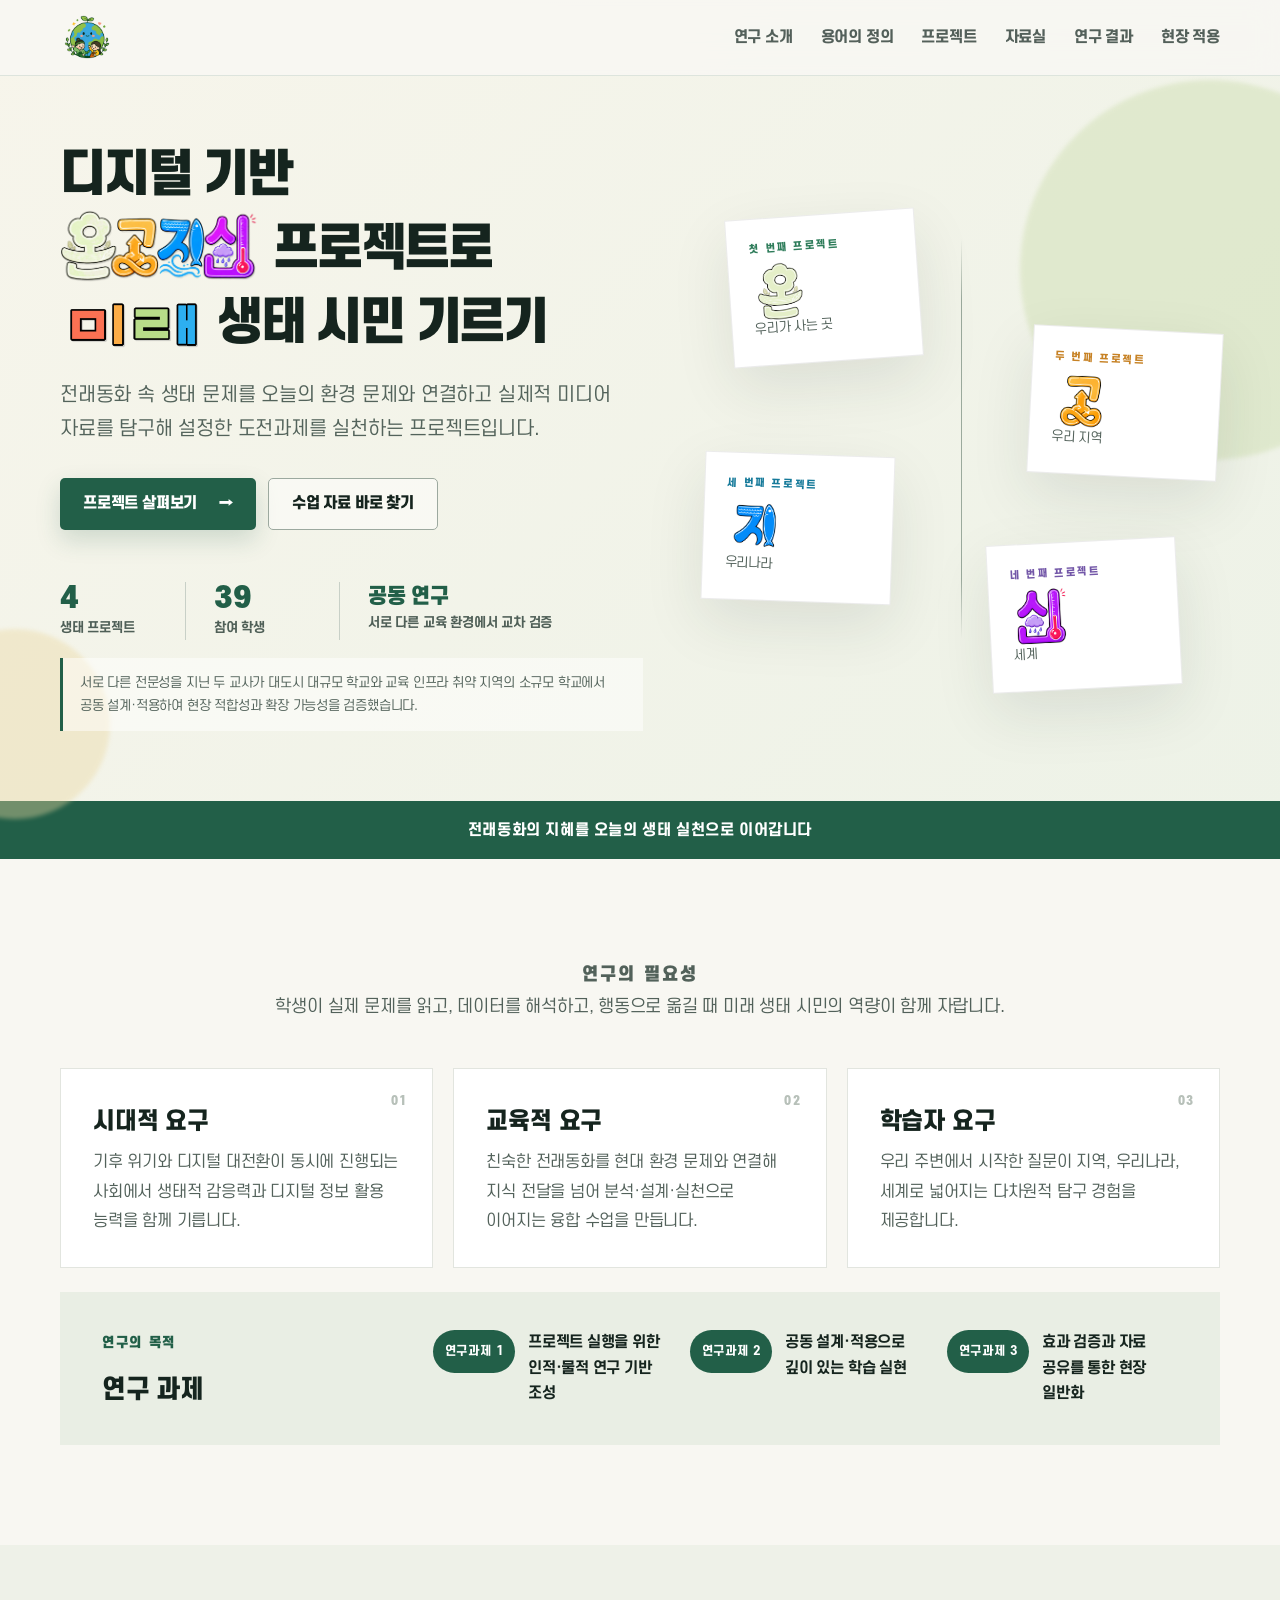
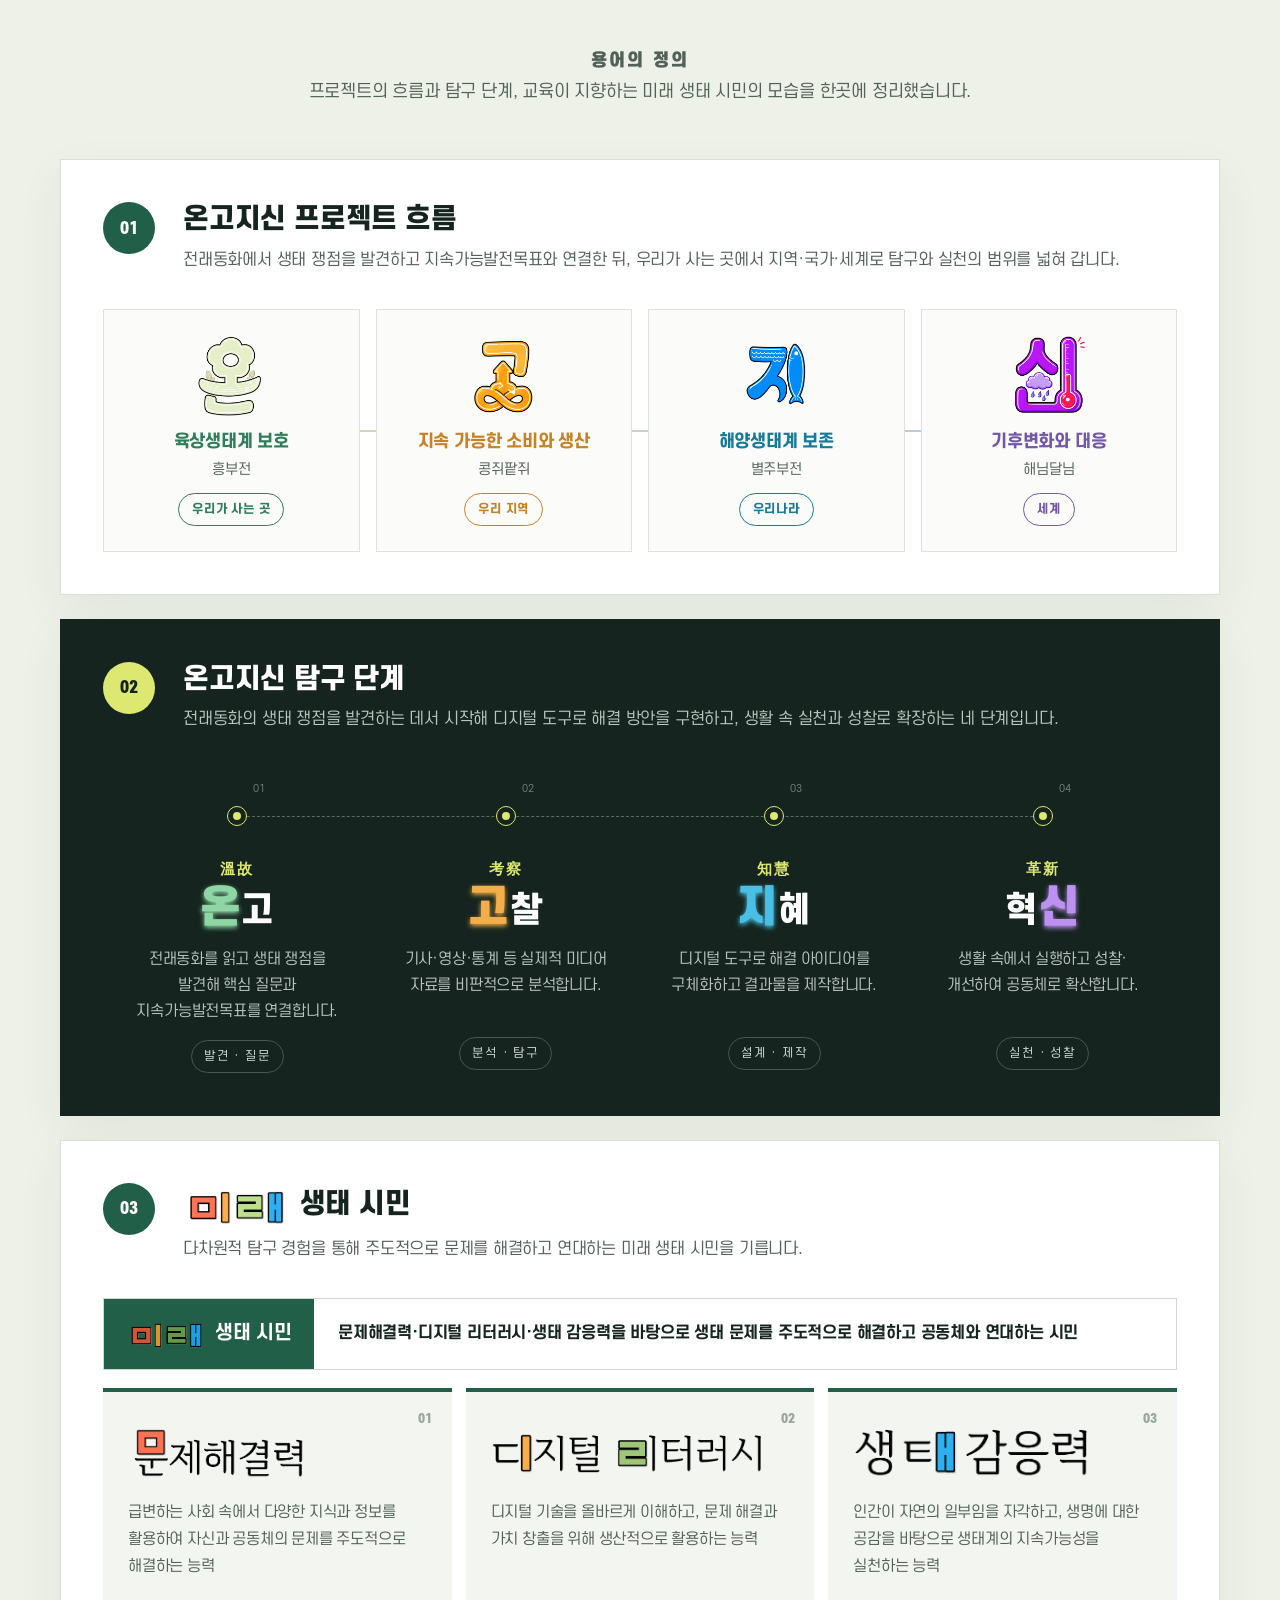
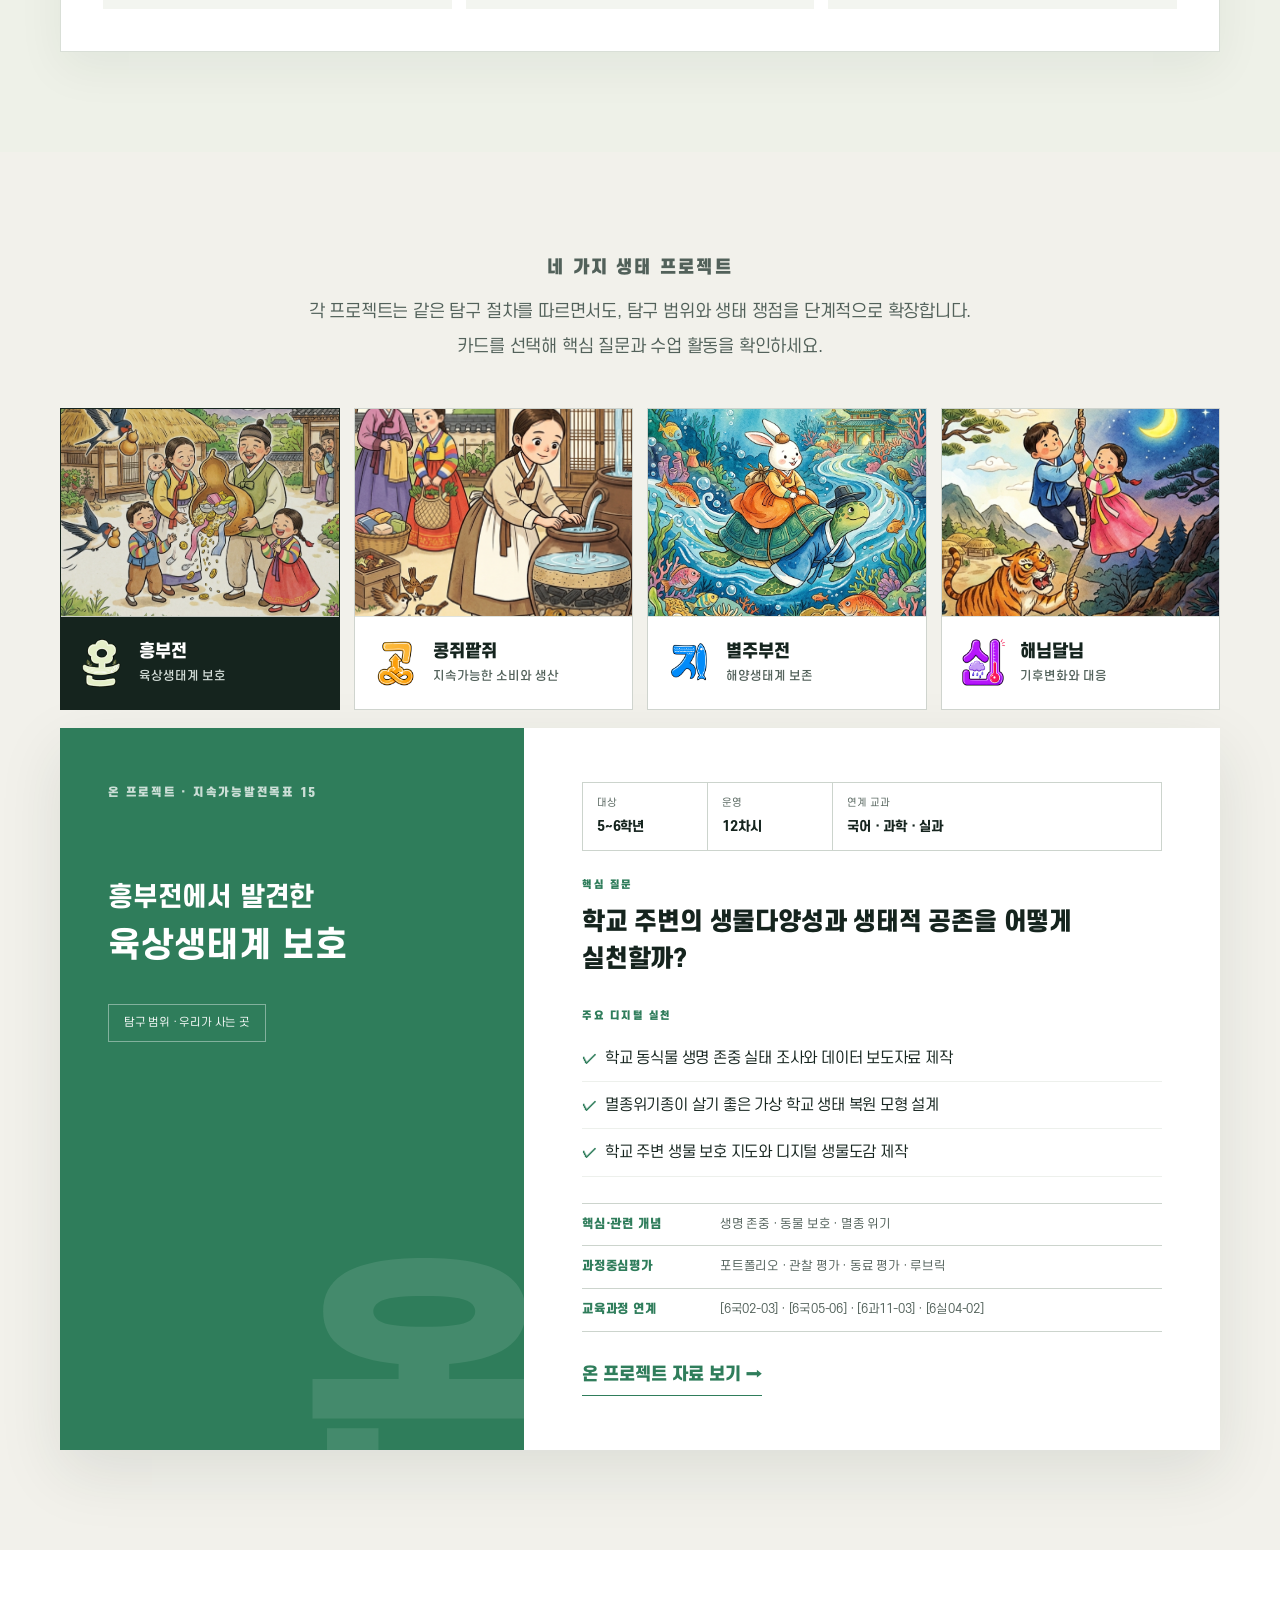
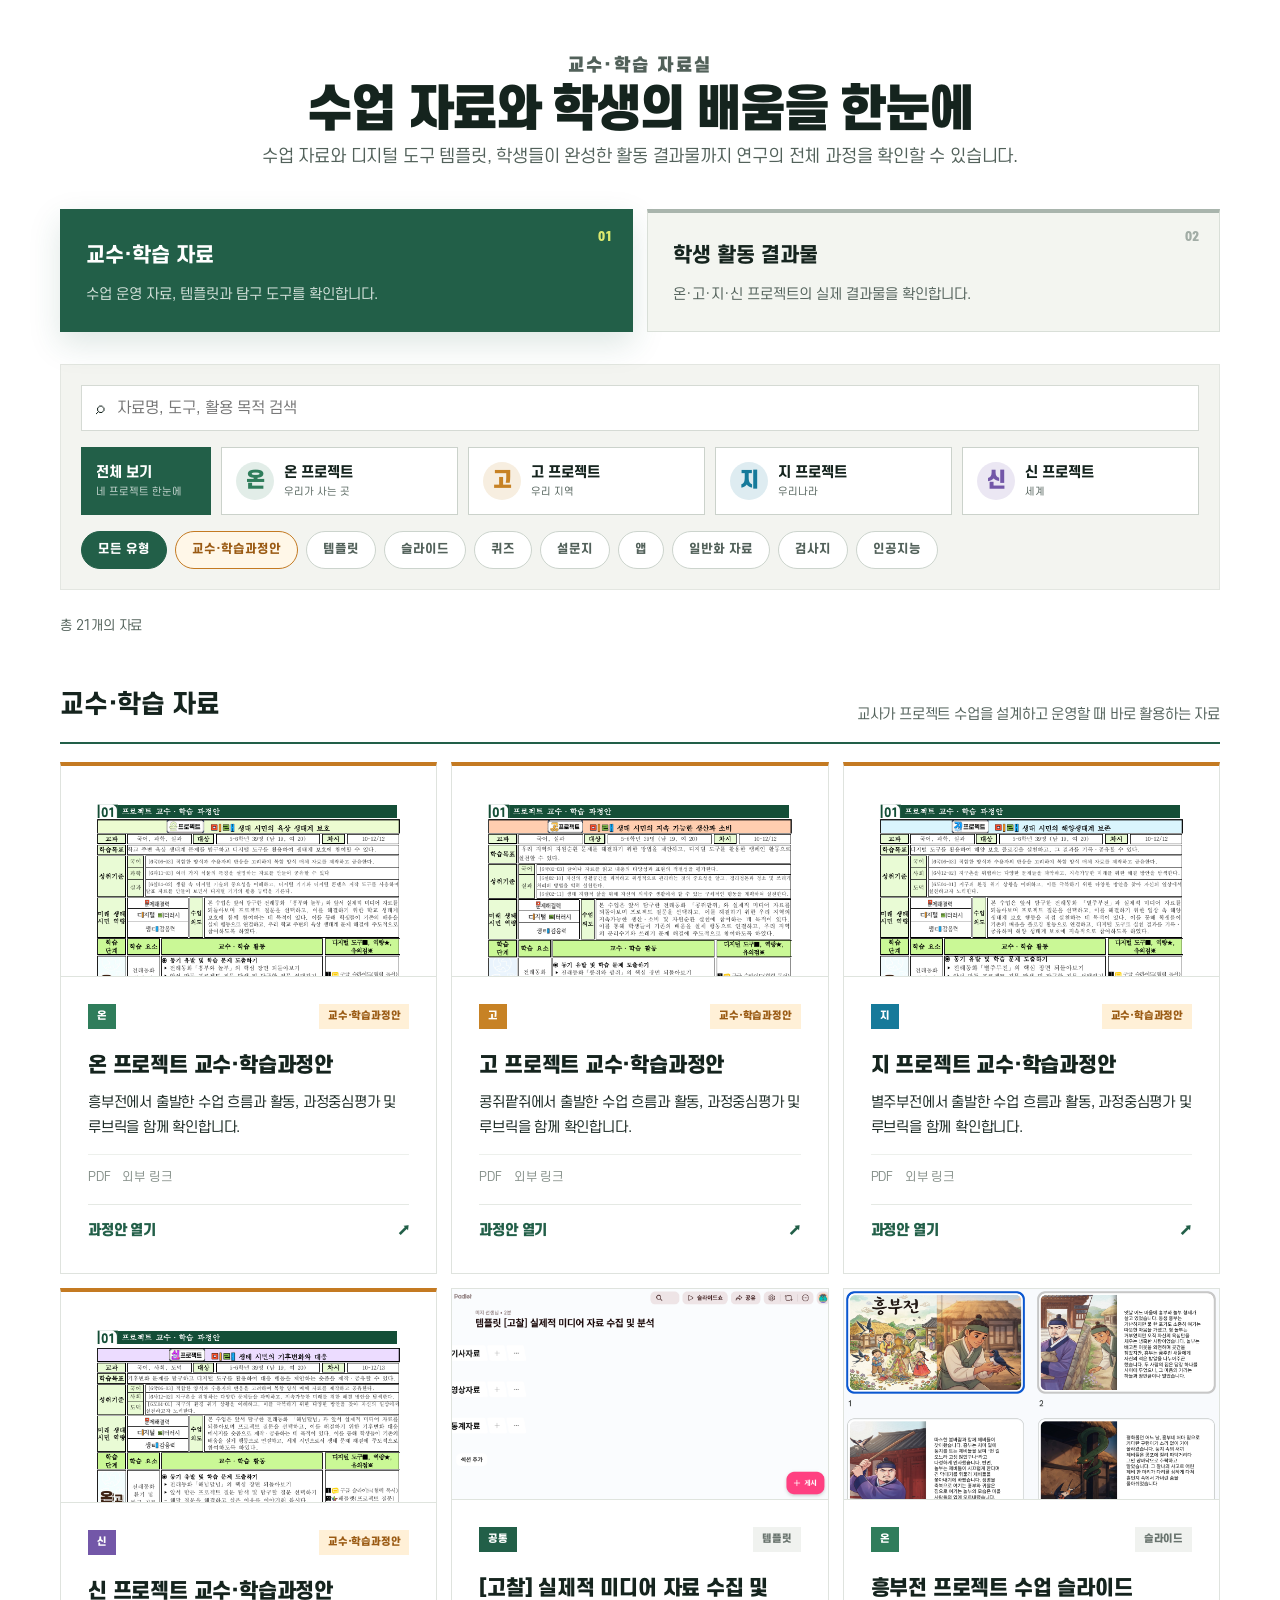
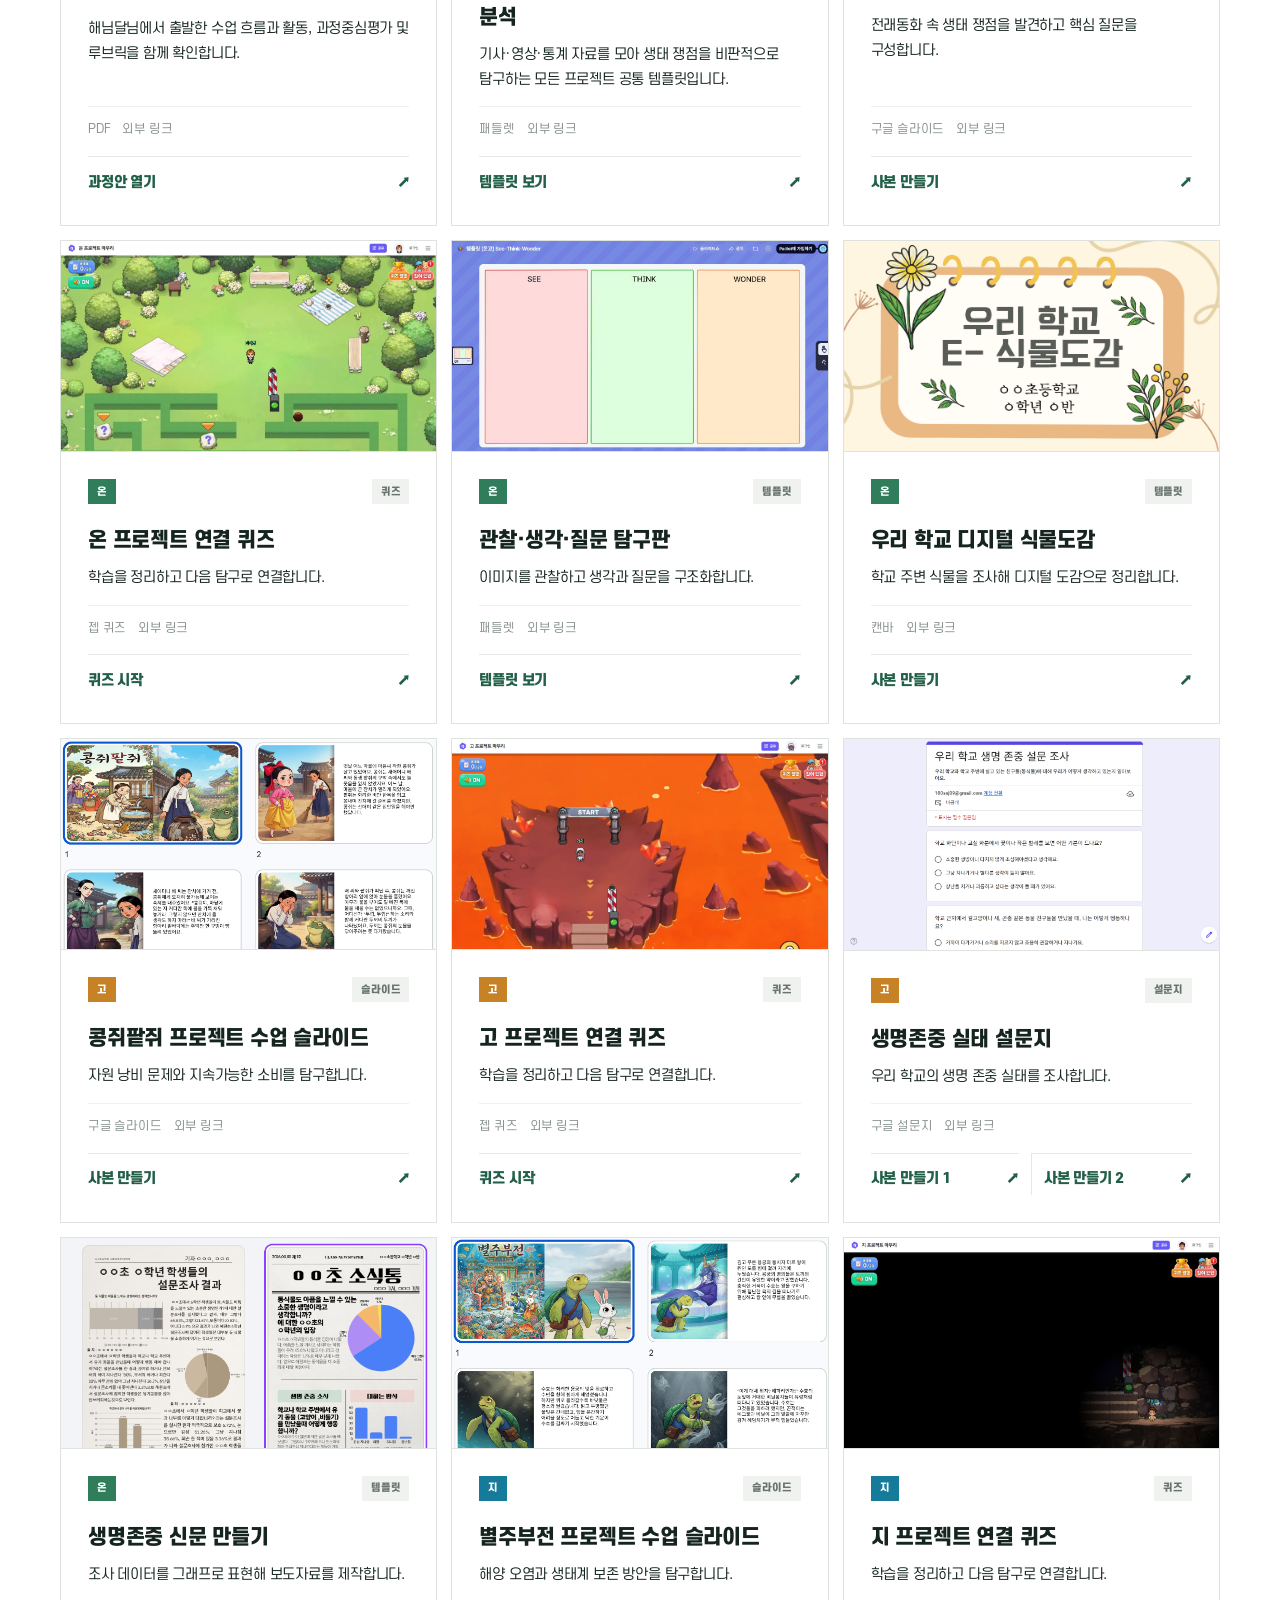
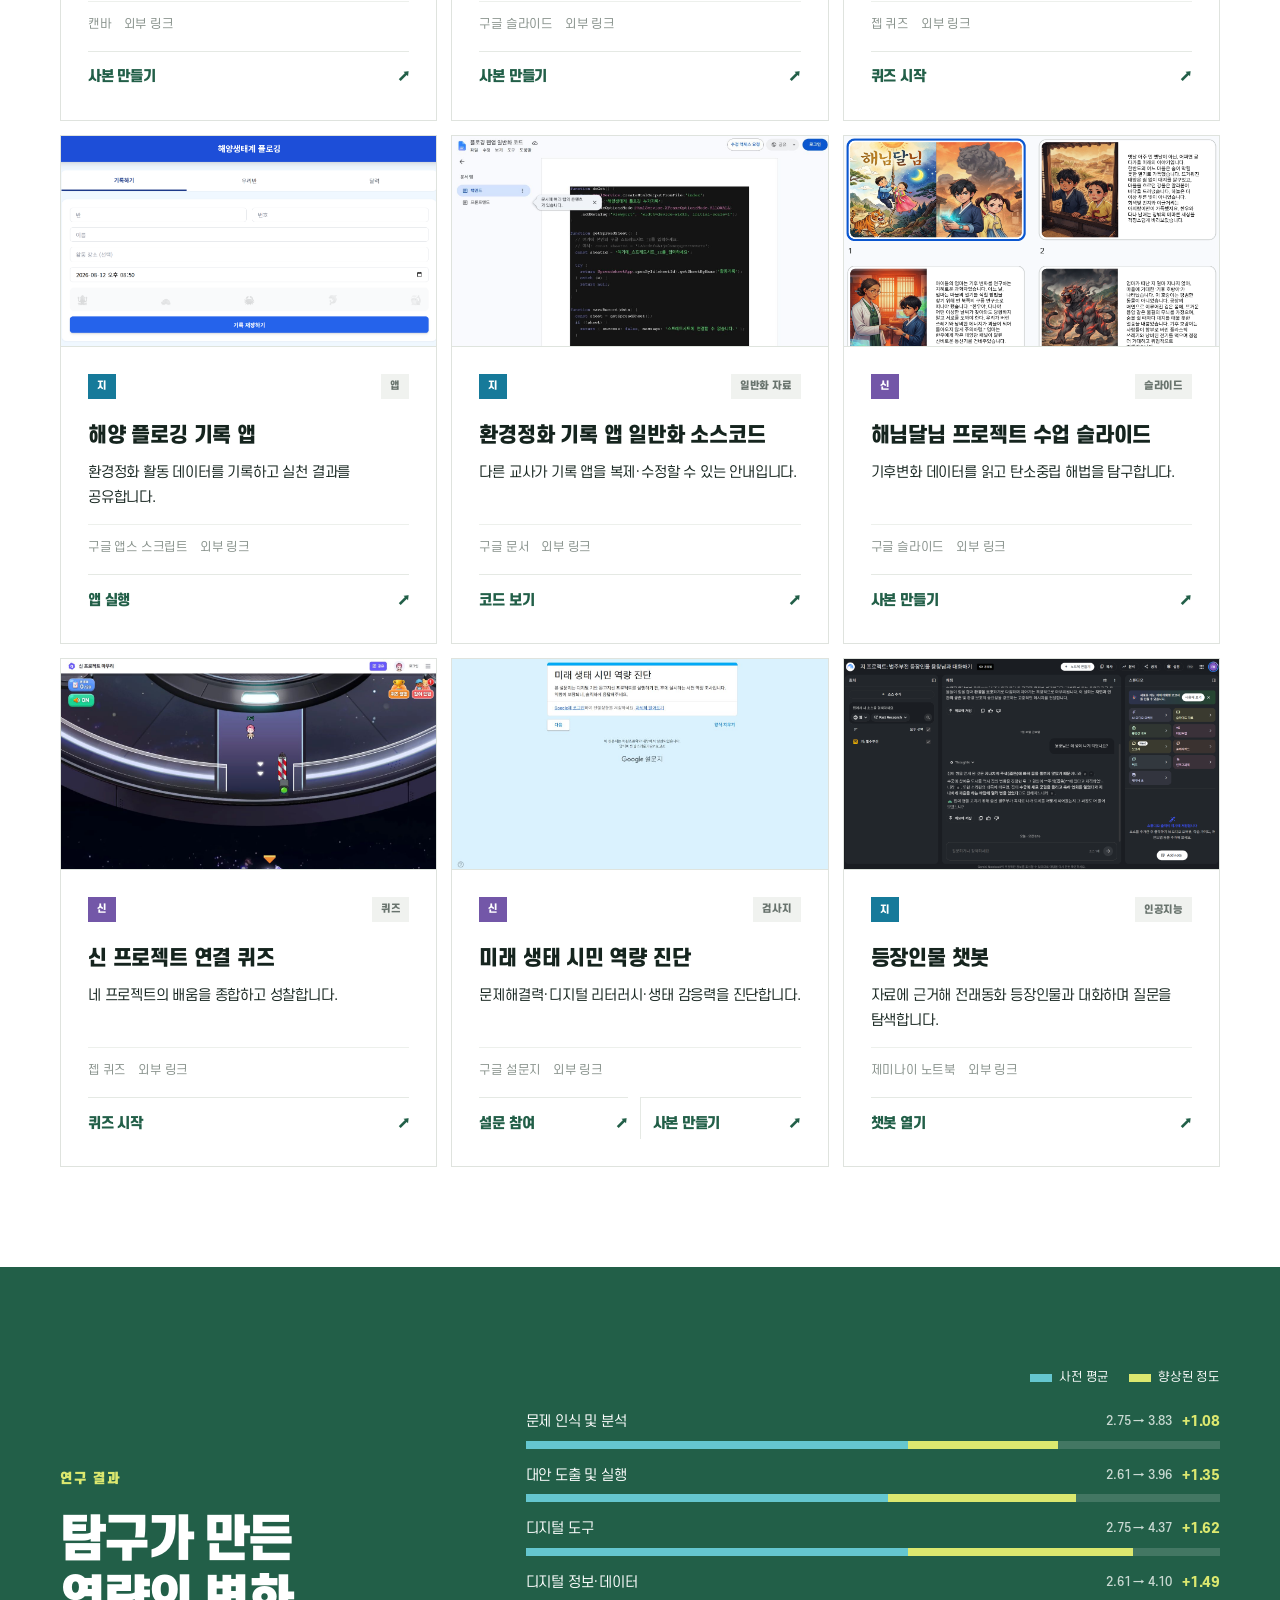
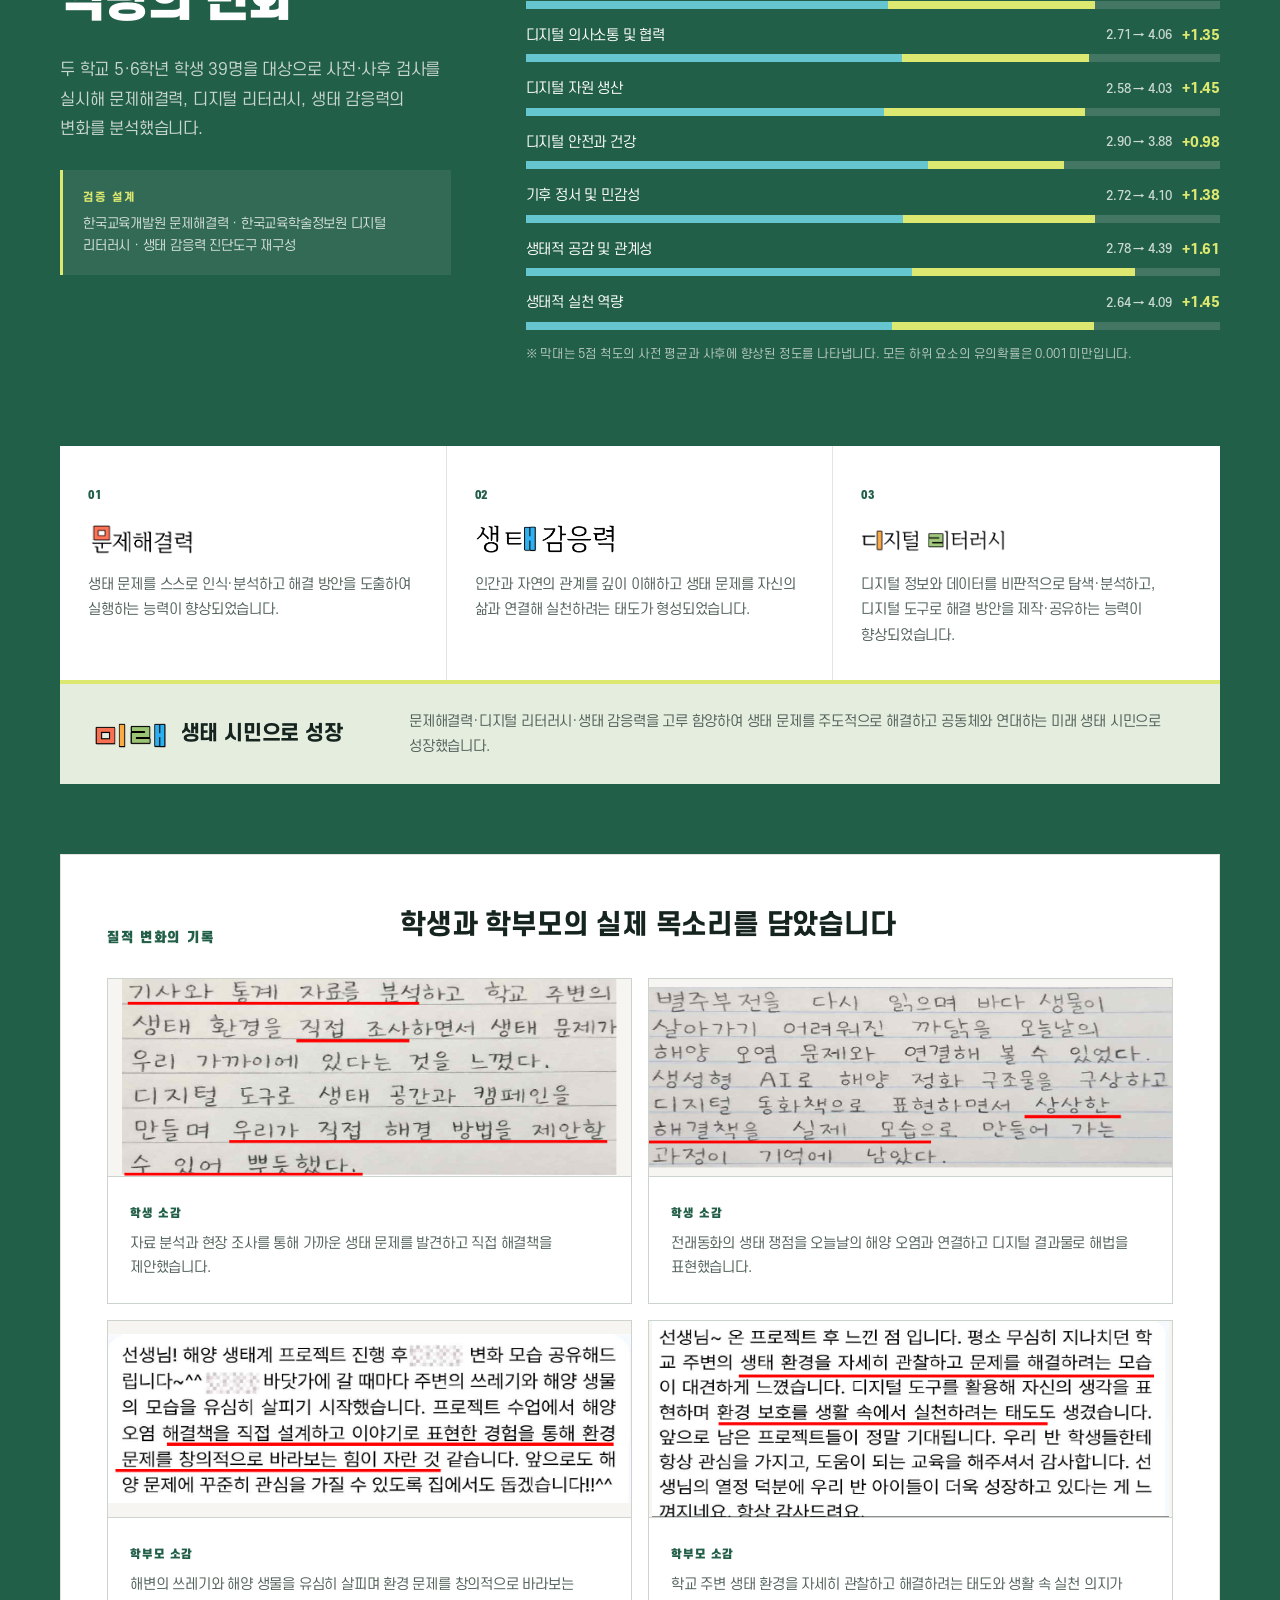
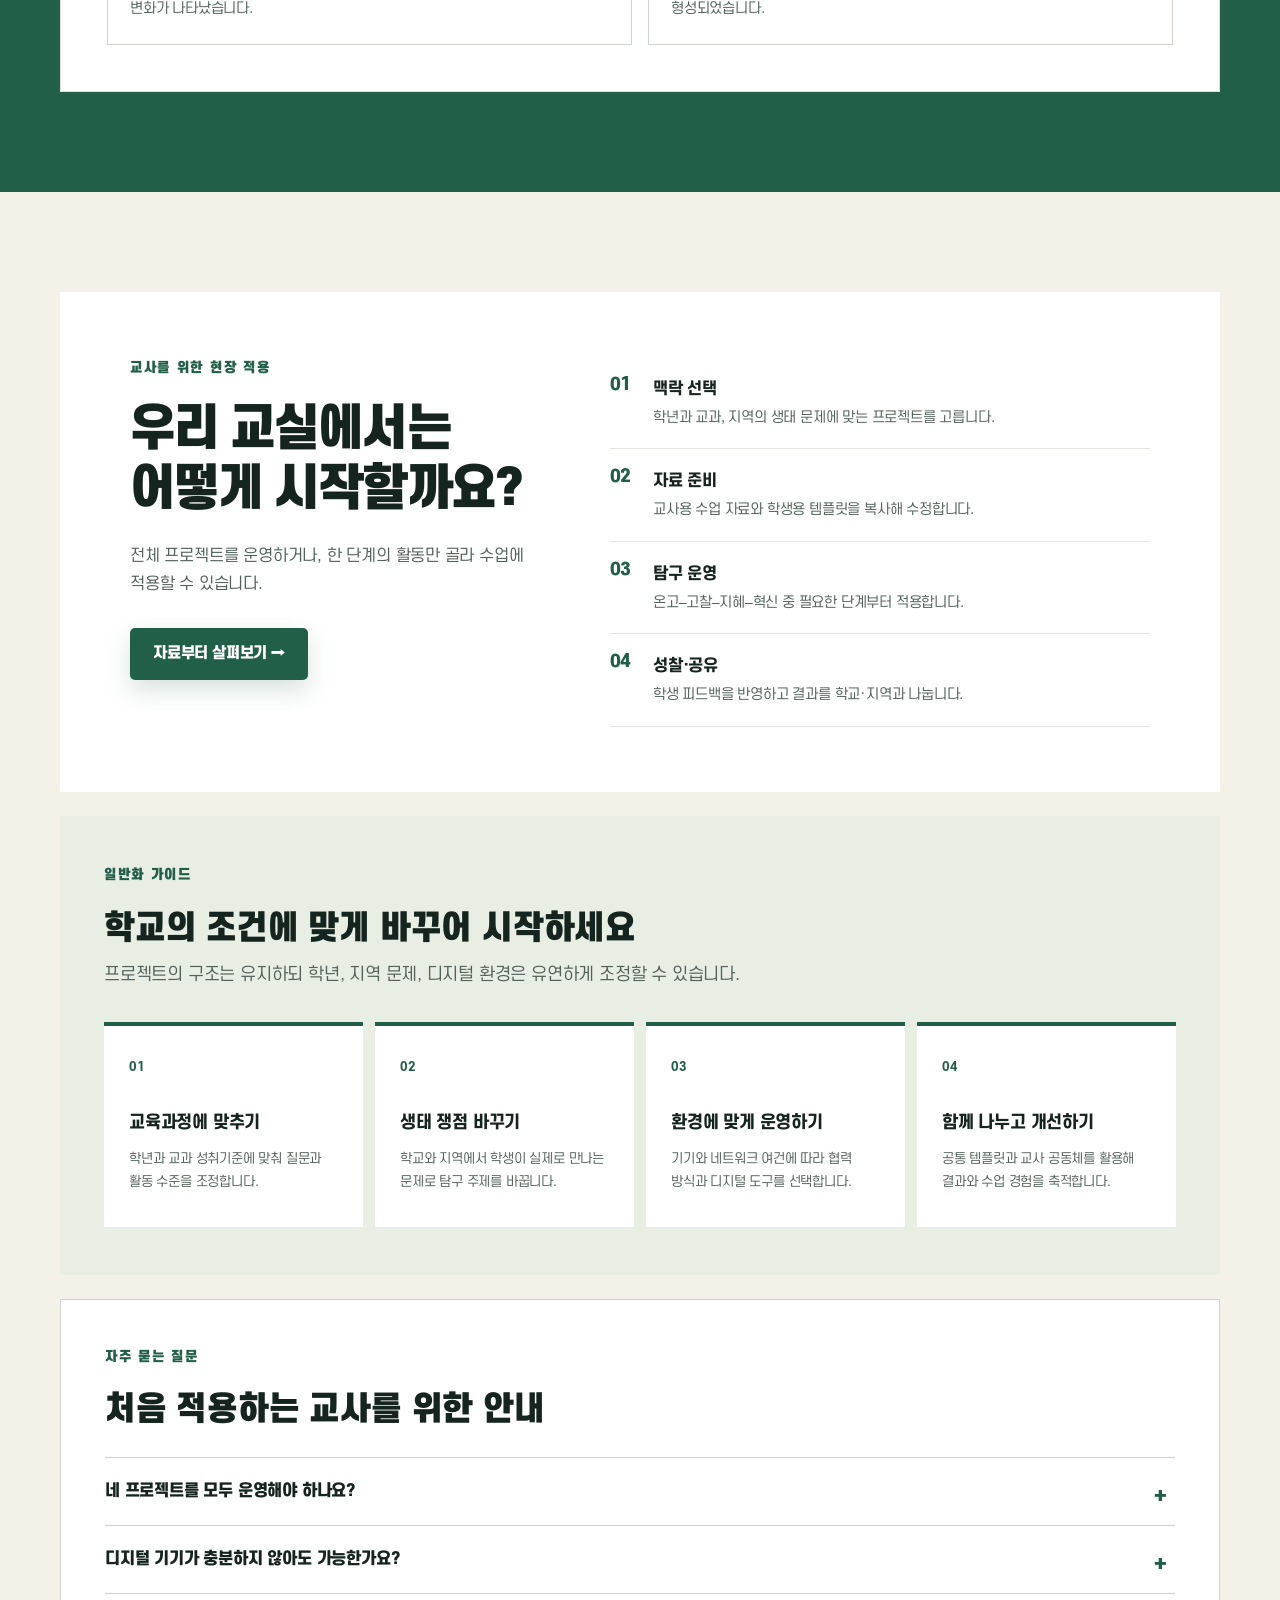
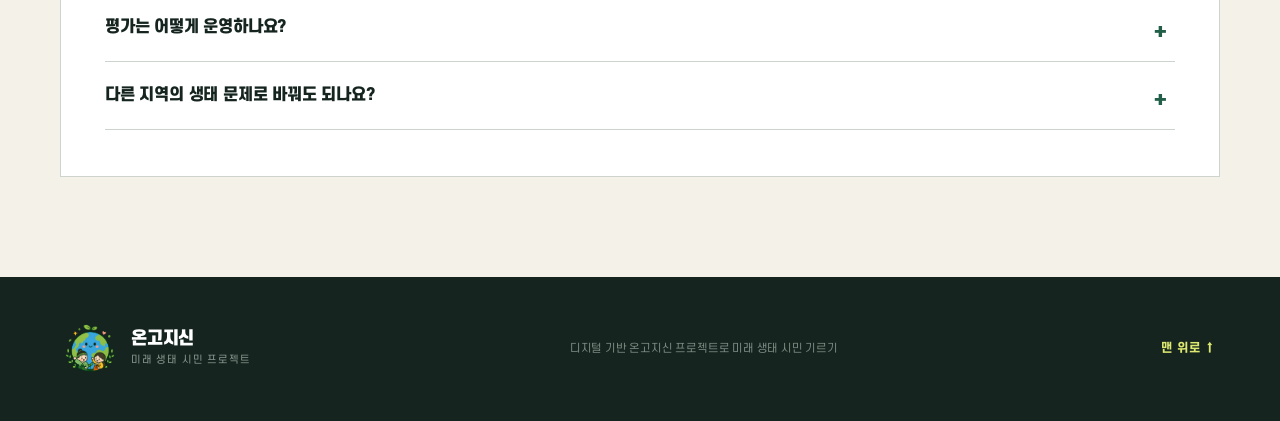
<file: index.html>
<!doctype html>
<html lang="ko">
<head>
  <meta charset="utf-8">
  <meta name="viewport" content="width=device-width, initial-scale=1">
  <meta http-equiv="refresh" content="0; url=ongojisin-web/">
  <title>온고지신 미래 생태 시민 프로젝트</title>
  <script>window.location.replace('ongojisin-web/');</script>
</head>
<body>
  <p><a href="ongojisin-web/">온고지신 미래 생태 시민 프로젝트로 이동합니다.</a></p>
</body>
</html>
</file>
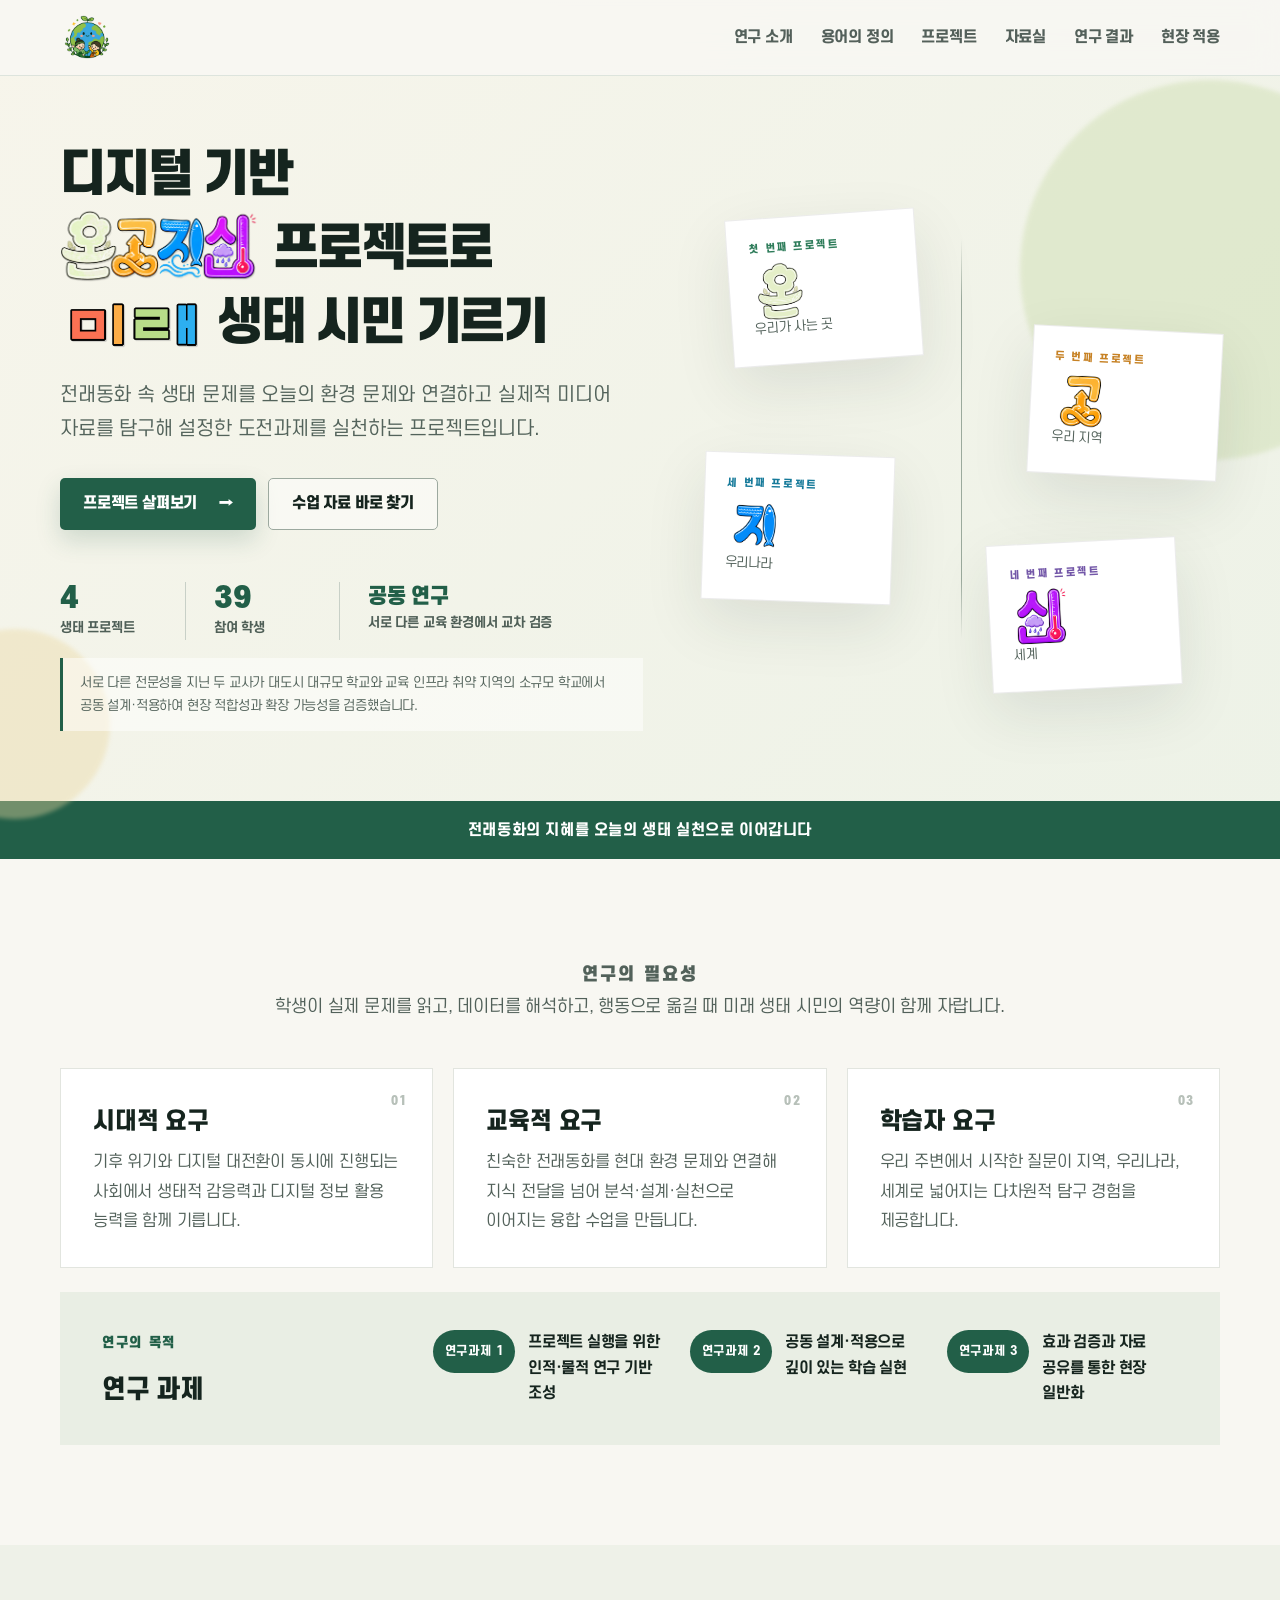
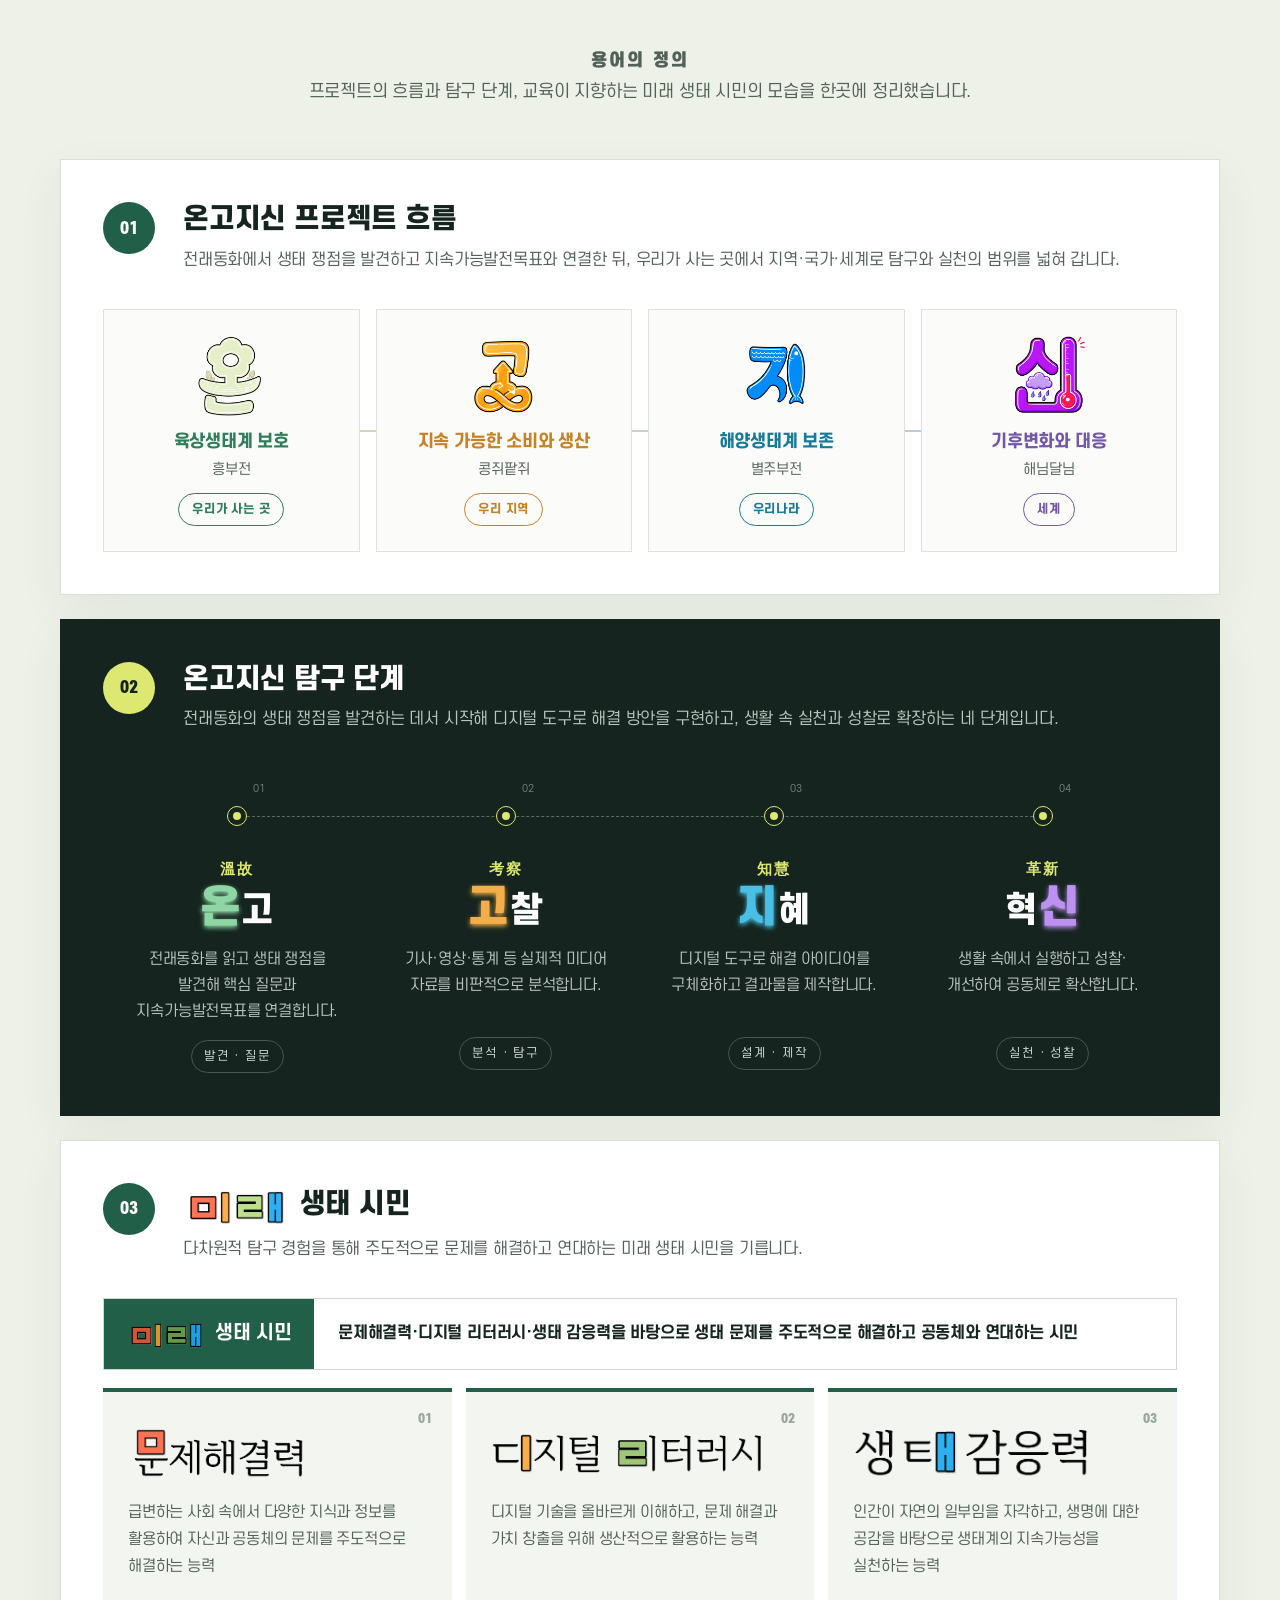
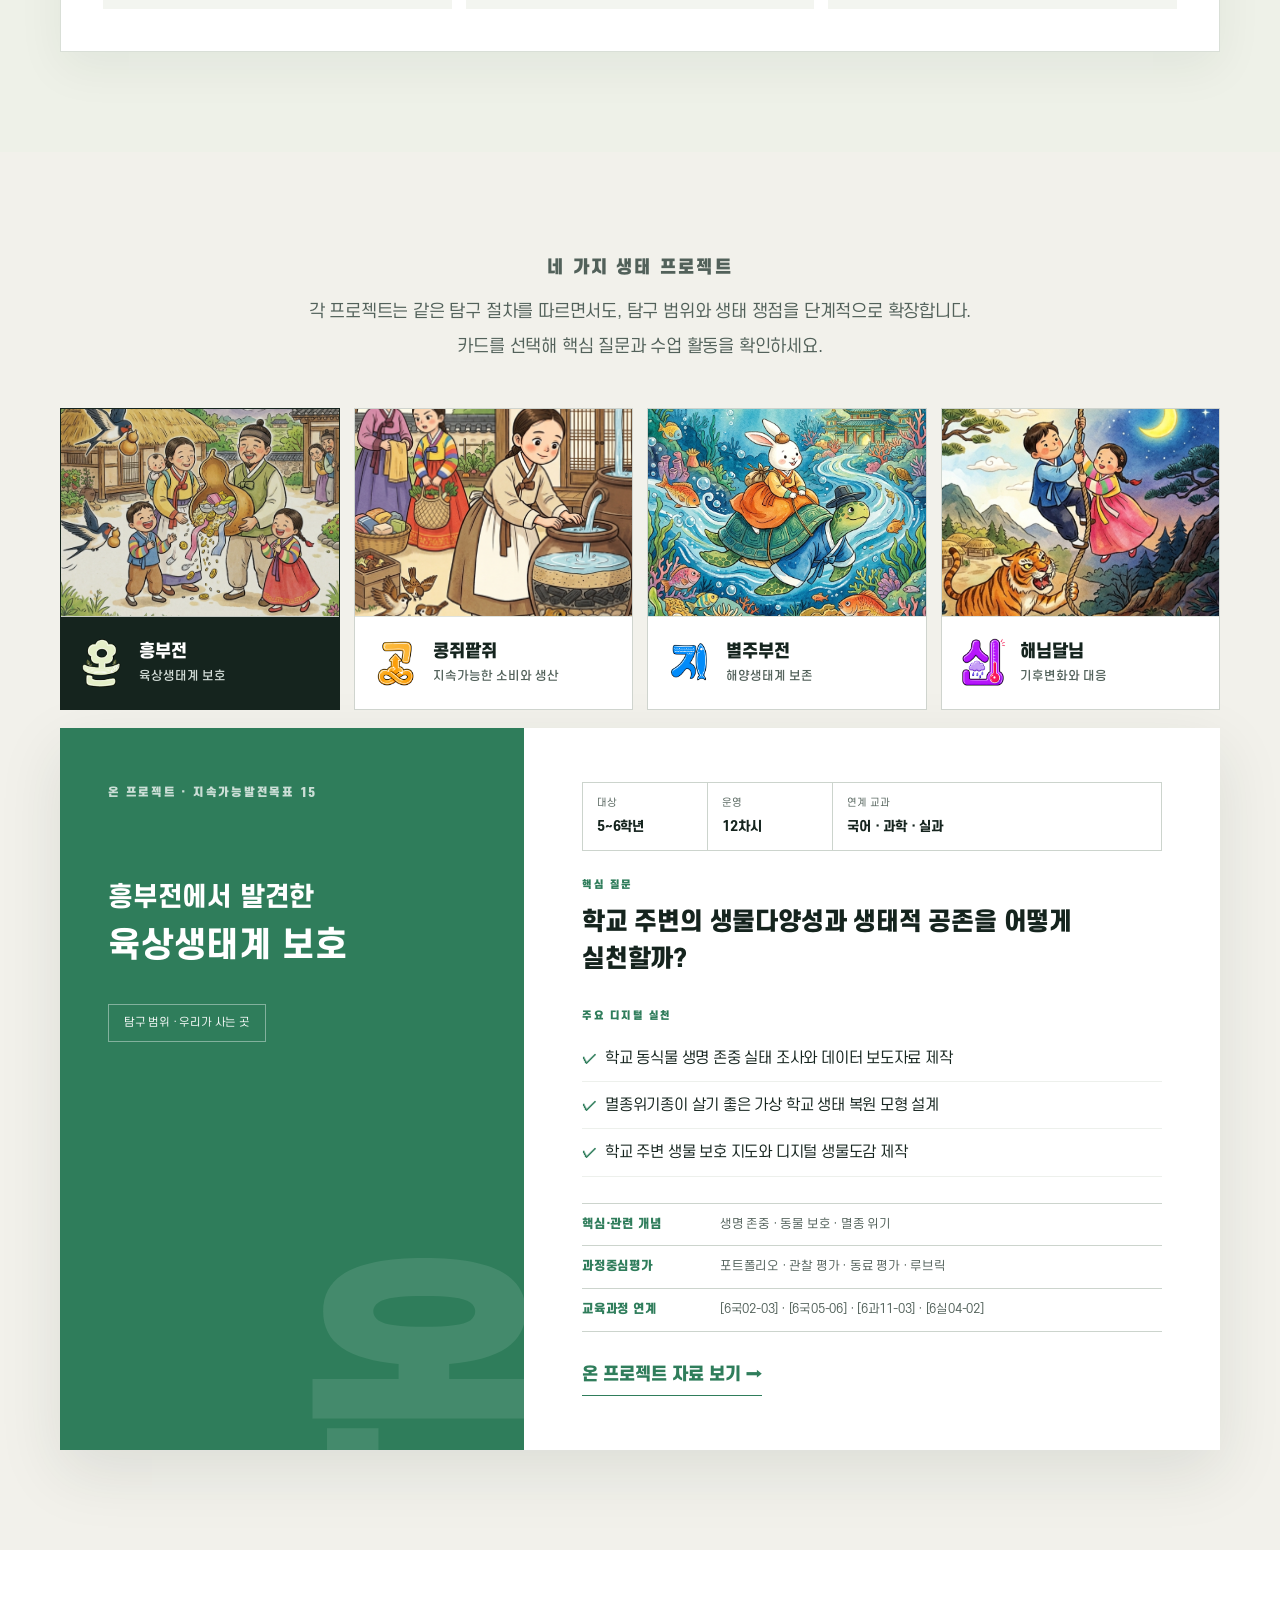
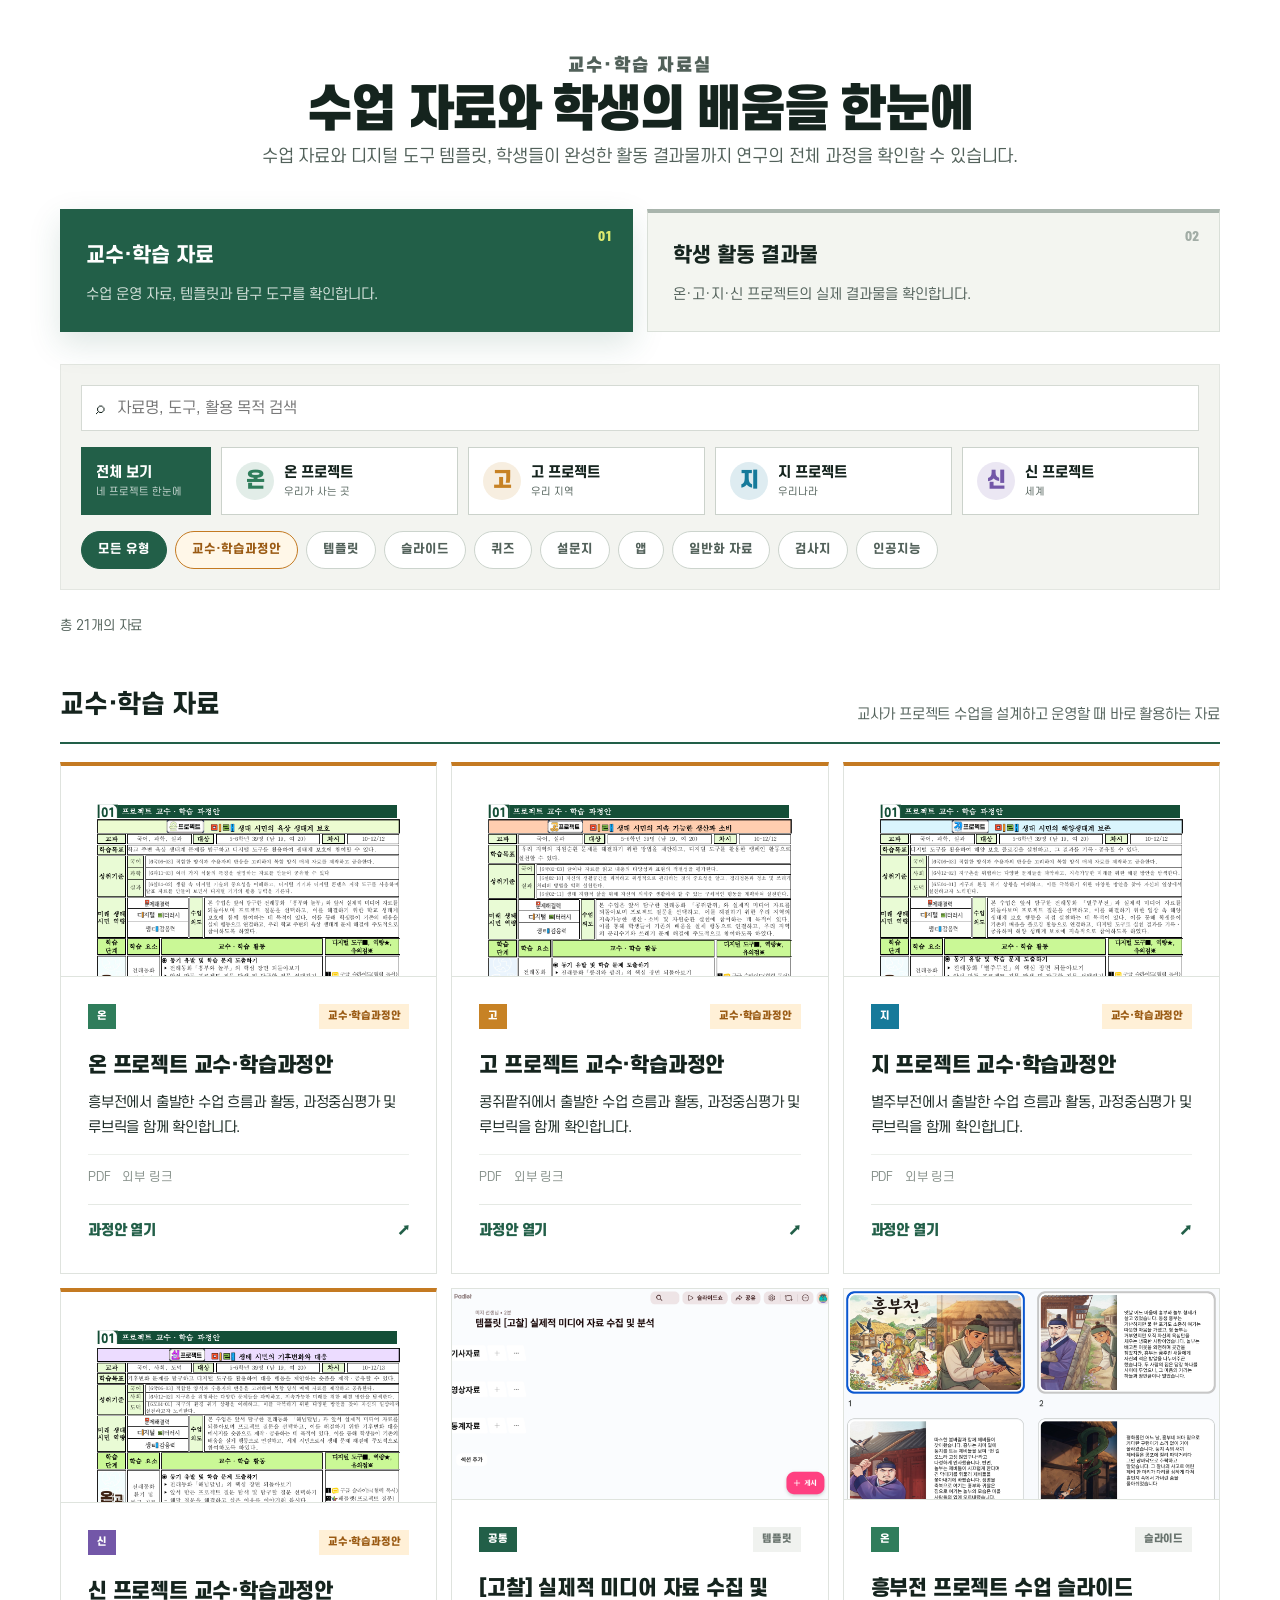
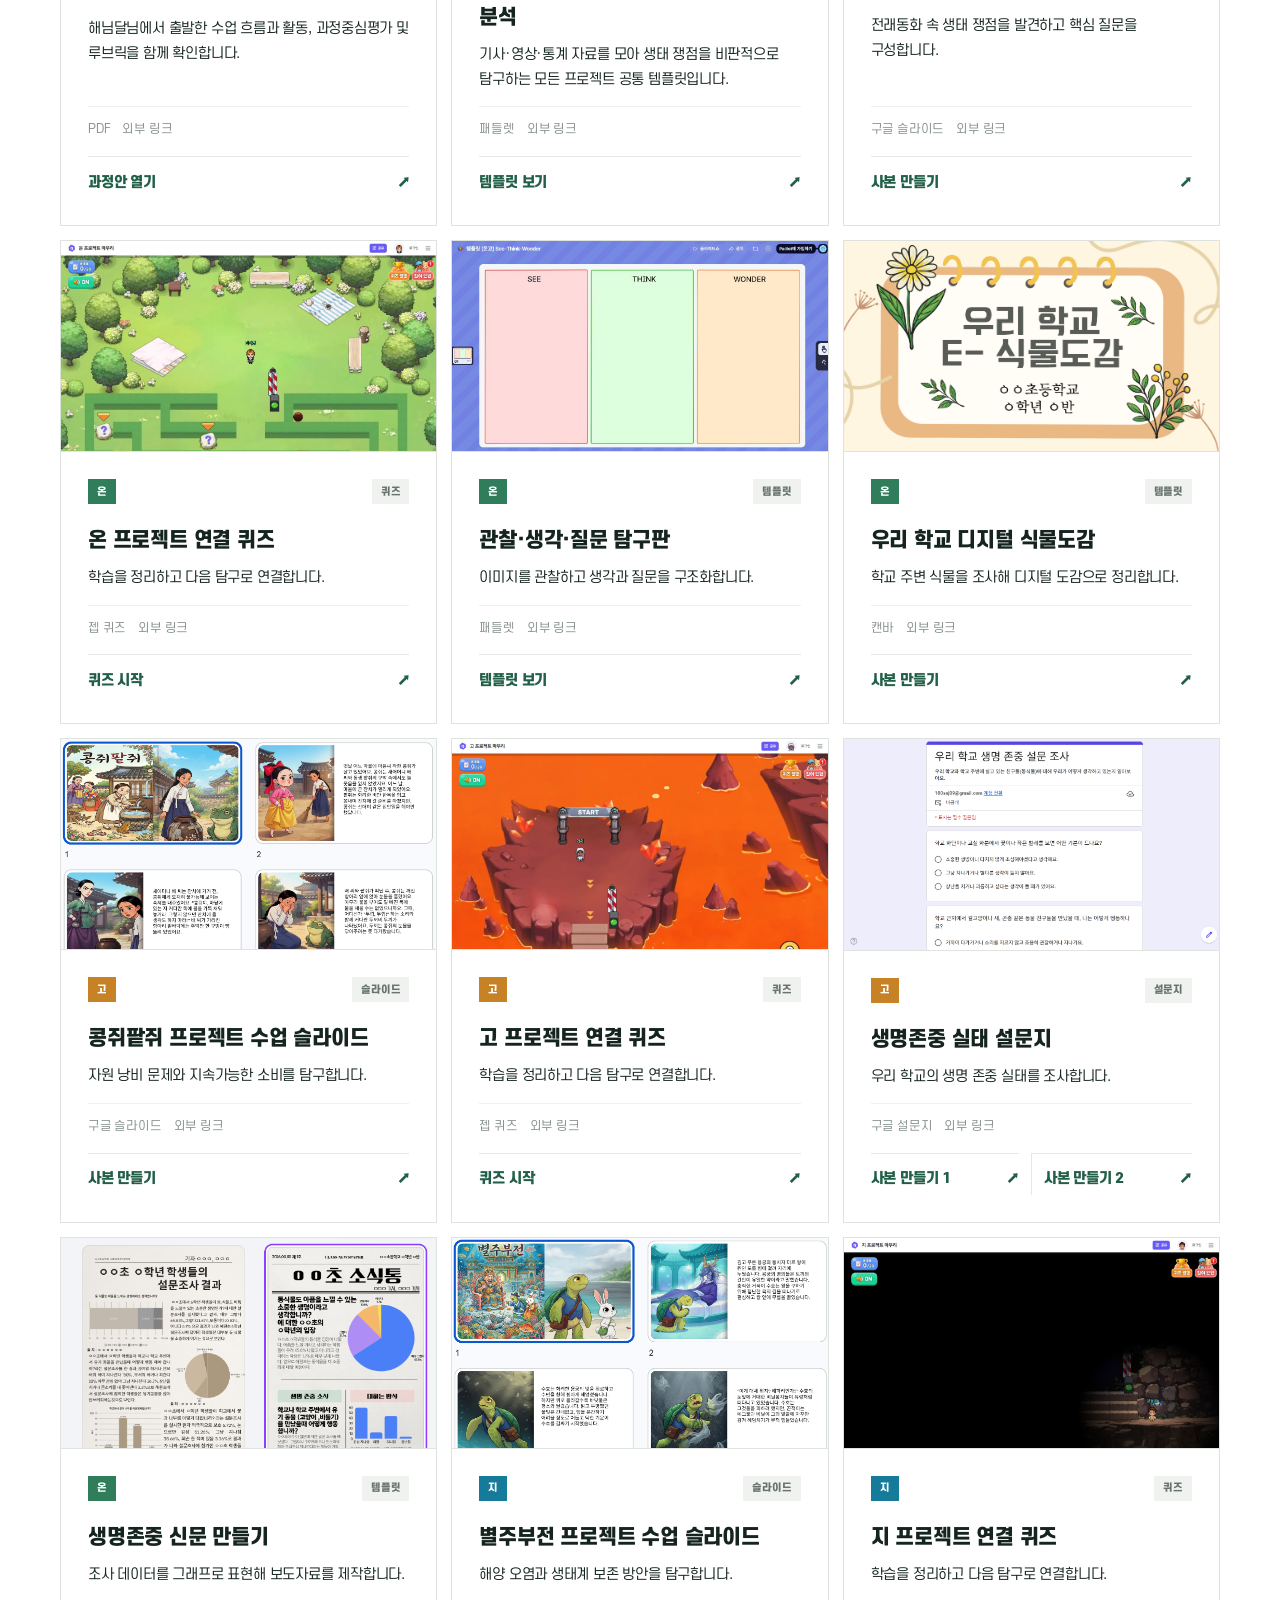
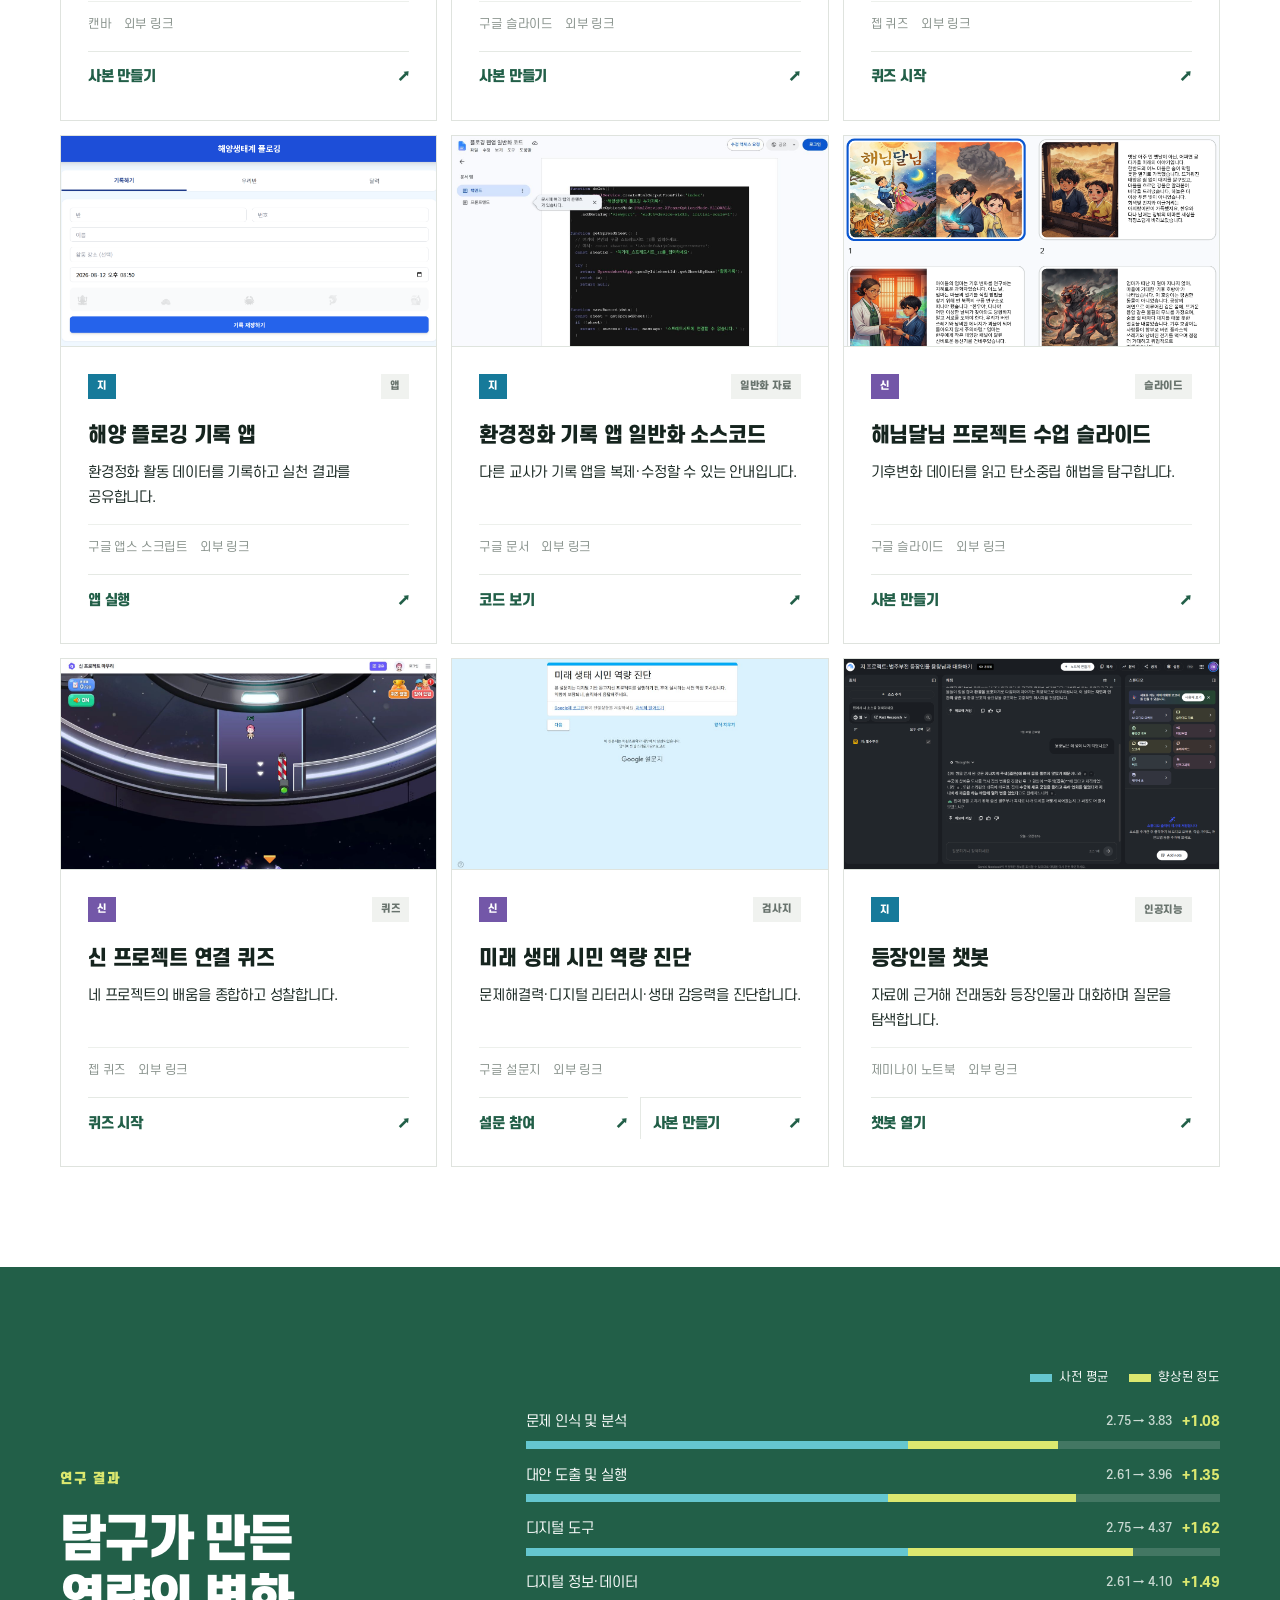
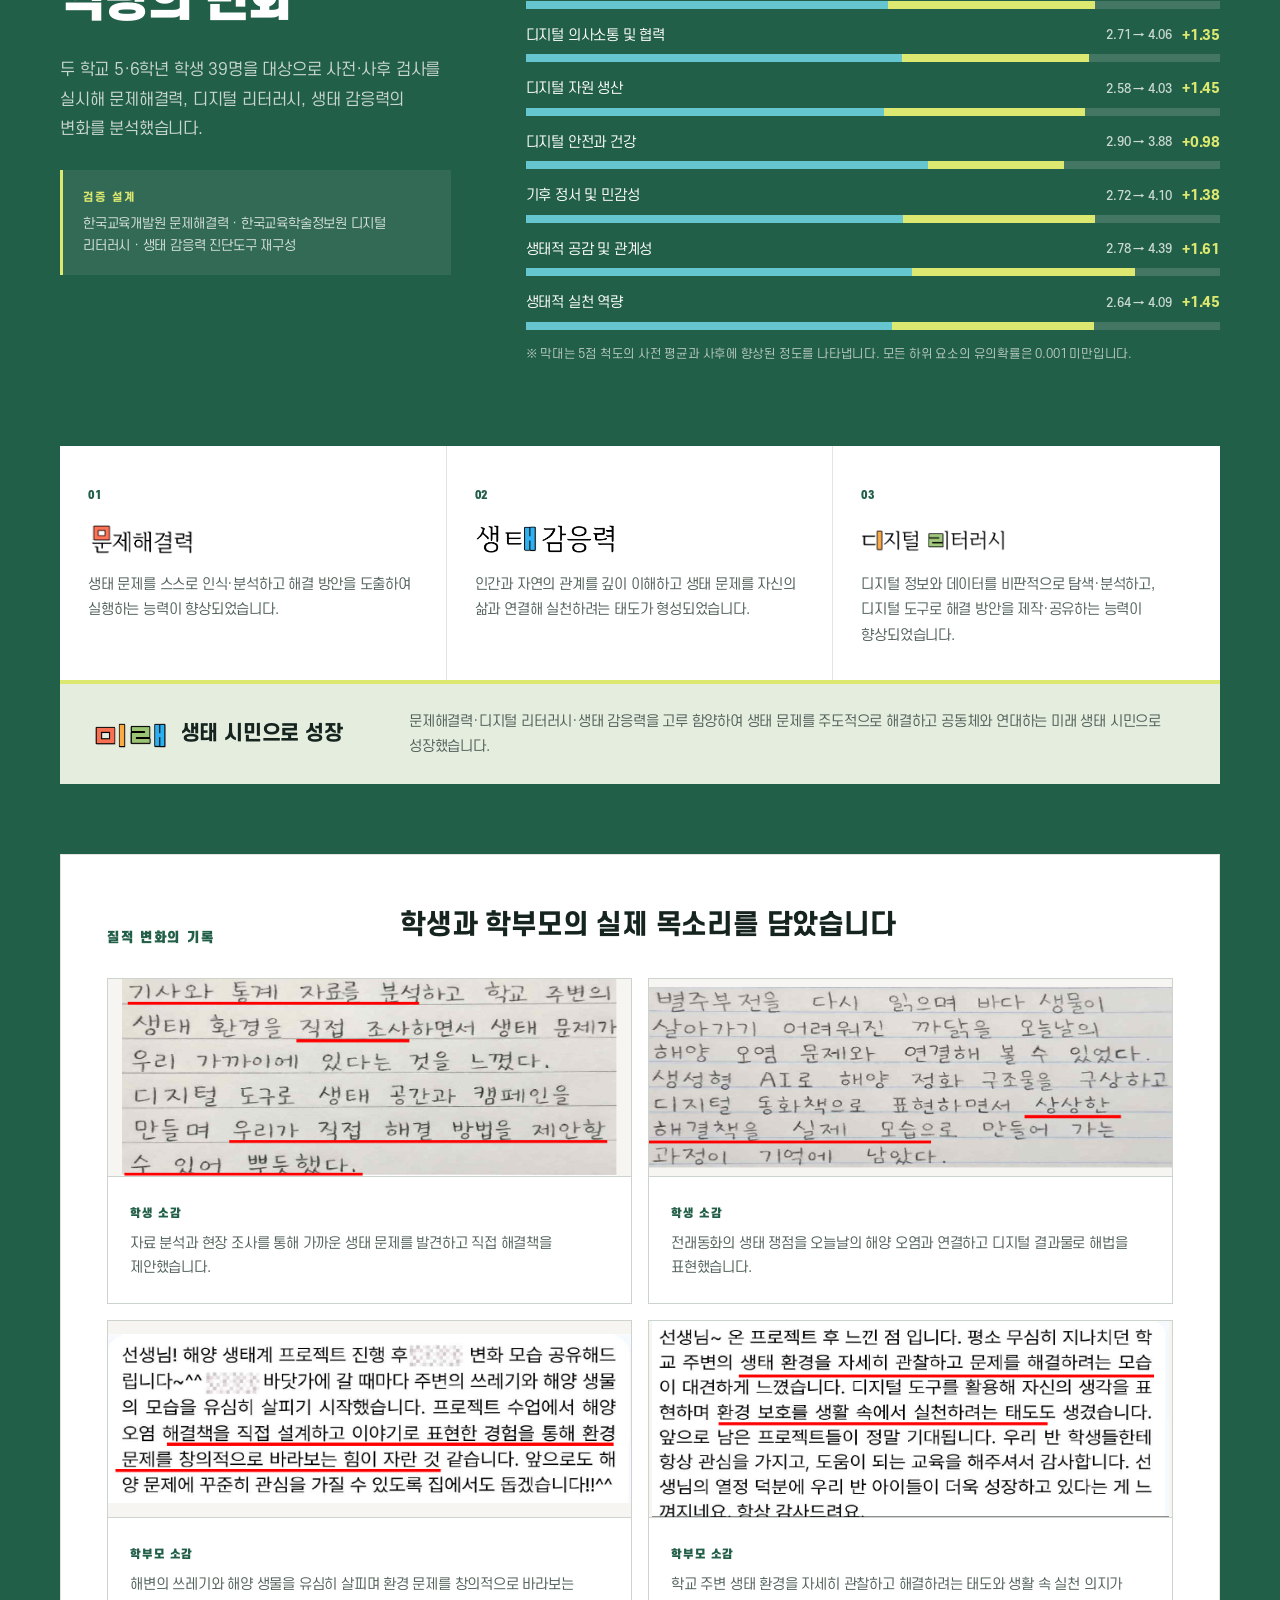
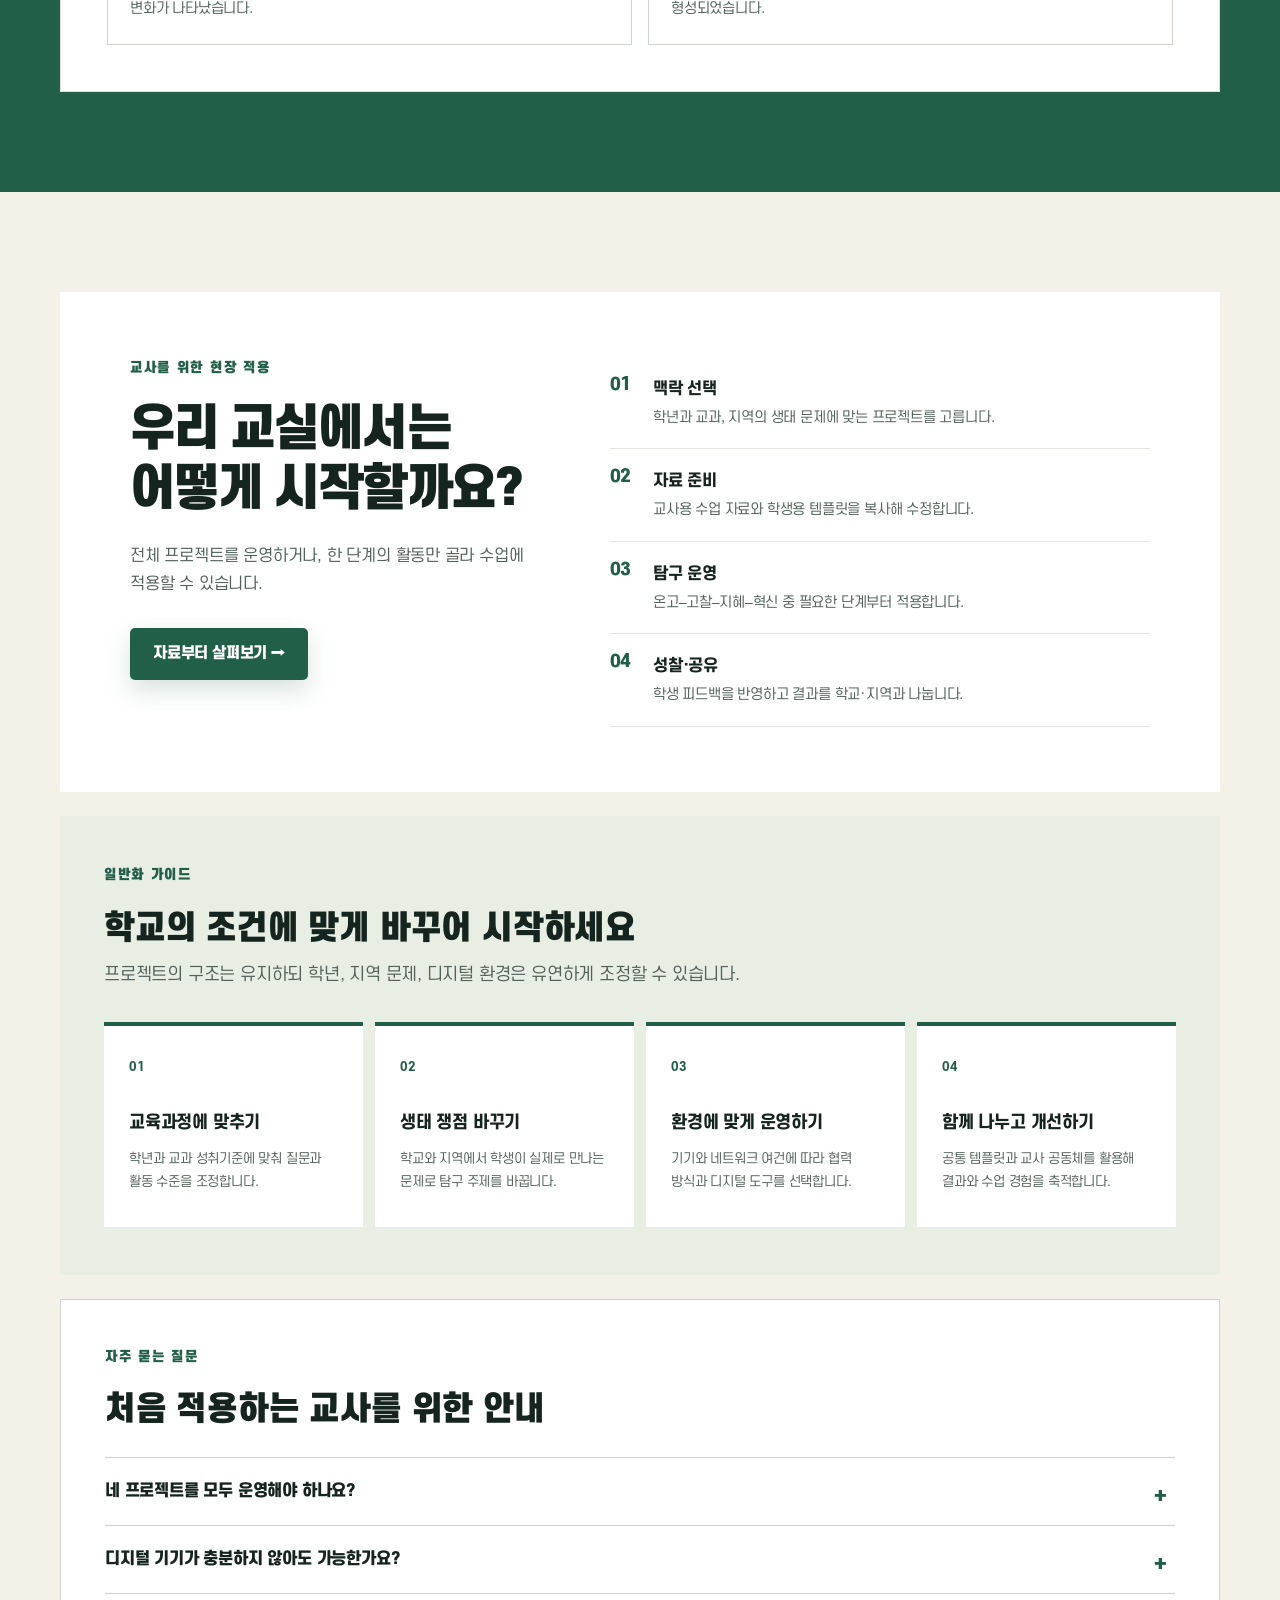
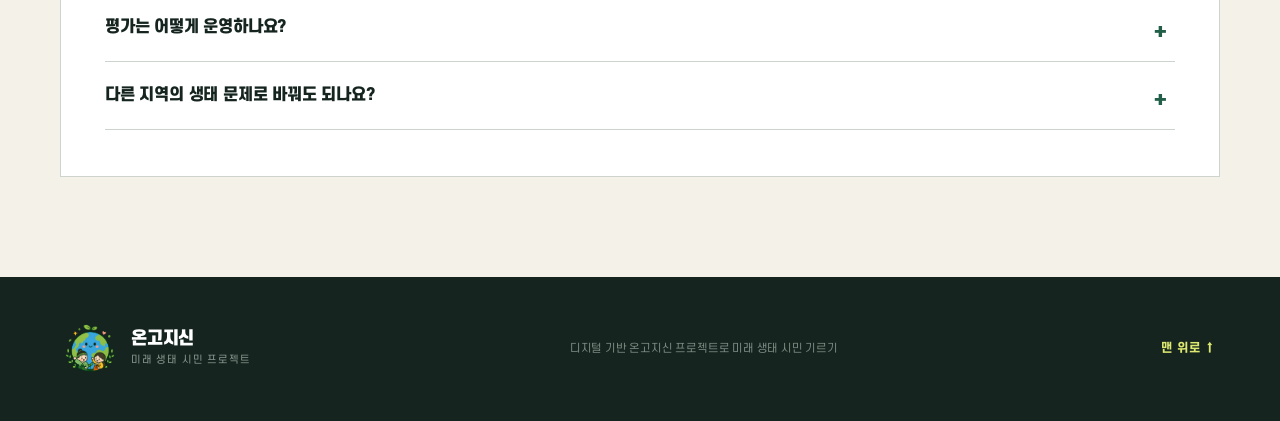
<file: ongojisin-web/index.html>
<!doctype html>
<html lang="ko">
<head>
  <meta charset="utf-8">
  <meta name="viewport" content="width=device-width, initial-scale=1">
  <meta name="description" content="전래동화에서 발견한 생태 쟁점을 디지털 탐구와 생활 속 실천으로 확장하는 온고지신 프로젝트 수업 자료실">
  <title>온고지신 | 미래 생태 시민 프로젝트</title>
  <style>
    .brand-image{width:54px!important;height:54px!important;max-width:54px!important;object-fit:contain!important}
    .title-ongojisin{width:auto!important;height:112px!important;max-width:min(100%,520px)!important;object-fit:contain!important}
    .title-future{width:auto!important;height:62px!important;max-width:min(100%,240px)!important;object-fit:contain!important}
    .range-glyph{width:58px!important;height:58px!important;max-width:62px!important;object-fit:contain!important}
    .footer-brand-image{width:60px!important;height:60px!important;max-width:60px!important;object-fit:contain!important}
    @media(max-width:900px){.title-ongojisin{height:96px!important}.title-future{height:54px!important}}
    @media(max-width:580px){.brand-image{width:48px!important;height:48px!important}.title-ongojisin{height:72px!important}.title-future{height:45px!important}.range-glyph{width:50px!important;height:50px!important}}
  </style>
  <link rel="stylesheet" href="assets/css/main.css?v=20260919-4">
  <script src="assets/js/data.js?v=20260919-4" defer></script>
  <script src="assets/js/main.js?v=20260919-4" defer></script>
</head>
<body>
  <a class="skip-link" href="#main">본문 바로가기</a>
  <header class="site-header" id="top">
    <div class="header-inner">
      <a class="brand" href="#home" aria-label="온고지신 홈">
        <img class="brand-image" src="assets/images/ongojisin-symbol.png" alt="새싹이 돋은 지구와 전통 옷을 입은 어린이">
      </a>
      <button class="menu-toggle" type="button" aria-expanded="false" aria-controls="primary-nav">
        <span class="sr-only">메뉴 열기</span><span></span><span></span><span></span>
      </button>
      <nav id="primary-nav" class="primary-nav" aria-label="주요 메뉴">
        <a href="#research">연구 소개</a><a href="#definitions">용어의 정의</a><a href="#projects">프로젝트</a>
        <a href="#resources">자료실</a><a href="#results">연구 결과</a><a href="#apply">현장 적용</a>
      </nav>
    </div>
  </header>

  <main id="main">
    <section class="hero" id="home">
      <div class="hero-orb orb-one"></div><div class="hero-orb orb-two"></div>
      <div class="shell hero-grid">
        <div class="hero-copy">
          <h1 class="hero-title">
            <span class="hero-title-text">디지털 기반</span>
            <span class="hero-title-text"><img class="title-wordmark title-ongojisin" src="assets/images/ongojisin-wordmark.png" alt="온고지신"> 프로젝트로</span>
            <span class="future-title-line"><img class="title-wordmark title-future" src="assets/images/future-word.png" alt="미래"> 생태 시민 기르기</span>
          </h1>
          <p class="hero-lead">전래동화 속 생태 문제를 오늘의 환경 문제와 연결하고 실제적 미디어 자료를 탐구해 설정한 도전과제를 실천하는 프로젝트입니다.</p>
          <div class="hero-actions">
            <a class="button primary" href="#projects">프로젝트 살펴보기 <span aria-hidden="true">→</span></a>
            <a class="button secondary" href="#resources">수업 자료 바로 찾기</a>
          </div>
          <dl class="hero-stats" aria-label="연구 개요">
            <div><dt>4</dt><dd>생태 프로젝트</dd></div><div><dt>39</dt><dd>참여 학생</dd></div><div class="collaboration-stat"><dt>공동 연구</dt><dd>서로 다른 교육 환경에서 교차 검증</dd></div>
          </dl>
          <p class="hero-collaboration">서로 다른 전문성을 지닌 두 교사가 대도시 대규모 학교와 교육 인프라 취약 지역의 소규모 학교에서 공동 설계·적용하여 현장 적합성과 확장 가능성을 검증했습니다.</p>
        </div>
        <div class="hero-visual" aria-label="온고지신 네 프로젝트의 탐구 범위">
          <div class="range-line"></div>
          <article class="range-card on"><span>첫 번째 프로젝트</span><img class="range-glyph" src="assets/images/project-on.png" alt="온"><p>우리가 사는 곳</p></article>
          <article class="range-card go"><span>두 번째 프로젝트</span><img class="range-glyph" src="assets/images/project-go.png" alt="고"><p>우리 지역</p></article>
          <article class="range-card ji"><span>세 번째 프로젝트</span><img class="range-glyph" src="assets/images/project-ji.png" alt="지"><p>우리나라</p></article>
          <article class="range-card sin"><span>네 번째 프로젝트</span><img class="range-glyph" src="assets/images/project-sin.png" alt="신"><p>세계</p></article>
        </div>
      </div>
      <div class="hero-band"><div class="shell"><span>전래동화의 지혜를 오늘의 생태 실천으로 이어갑니다</span></div></div>
    </section>

    <section class="section" id="research">
      <div class="shell">
        <header class="section-heading centered section-intro"><p class="section-kicker">연구의 필요성</p><p class="sentence-lines"><span>학생이 실제 문제를 읽고, 데이터를 해석하고, 행동으로 옮길 때 미래 생태 시민의 역량이 함께 자랍니다.</span></p></header>
        <div class="need-grid">
          <article><span class="card-num">01</span><h3>시대적 요구</h3><p>기후 위기와 디지털 대전환이 동시에 진행되는 사회에서 생태적 감응력과 디지털 정보 활용 능력을 함께 기릅니다.</p></article>
          <article><span class="card-num">02</span><h3>교육적 요구</h3><p>친숙한 전래동화를 현대 환경 문제와 연결해 지식 전달을 넘어 분석·설계·실천으로 이어지는 융합 수업을 만듭니다.</p></article>
          <article><span class="card-num">03</span><h3>학습자 요구</h3><p>우리 주변에서 시작한 질문이 지역, 우리나라, 세계로 넓어지는 다차원적 탐구 경험을 제공합니다.</p></article>
        </div>
        <div class="purpose-panel">
          <div><p class="section-kicker">연구의 목적</p><h3>연구 과제</h3></div>
          <ol><li><b>연구과제 1</b><span>프로젝트 실행을 위한 인적·물적 연구 기반 조성</span></li><li><b>연구과제 2</b><span>공동 설계·적용으로 깊이 있는 학습 실현</span></li><li><b>연구과제 3</b><span>효과 검증과 자료 공유를 통한 현장 일반화</span></li></ol>
        </div>
      </div>
    </section>

    <section class="section definitions-section" id="definitions">
      <div class="shell">
        <header class="section-heading centered"><p class="section-kicker">용어의 정의</p><p>프로젝트의 흐름과 탐구 단계, 교육이 지향하는 미래 생태 시민의 모습을 한곳에 정리했습니다.</p></header>

        <article class="definition-block project-flow-block">
          <header class="definition-block-heading"><span>01</span><div><h3>온고지신 프로젝트 흐름</h3><p>전래동화에서 생태 쟁점을 발견하고 지속가능발전목표와 연결한 뒤, 우리가 사는 곳에서 지역·국가·세계로 탐구와 실천의 범위를 넓혀 갑니다.</p></div></header>
          <div class="definition-project-flow">
            <div class="definition-project on"><img src="assets/images/project-on.png" alt="온"><strong>육상생태계 보호</strong><p>흥부전</p><small>우리가 사는 곳</small></div>
            <div class="definition-project go"><img src="assets/images/project-go.png" alt="고"><strong>지속 가능한 소비와 생산</strong><p>콩쥐팥쥐</p><small>우리 지역</small></div>
            <div class="definition-project ji"><img src="assets/images/project-ji.png" alt="지"><strong>해양생태계 보존</strong><p>별주부전</p><small>우리나라</small></div>
            <div class="definition-project sin"><img src="assets/images/project-sin.png" alt="신"><strong>기후변화와 대응</strong><p>해님달님</p><small>세계</small></div>
          </div>
        </article>

        <article class="definition-block definition-stage-panel">
          <header class="definition-block-heading"><span>02</span><div><h3>온고지신 탐구 단계</h3><p>전래동화의 생태 쟁점을 발견하는 데서 시작해 디지털 도구로 해결 방안을 구현하고, 생활 속 실천과 성찰로 확장하는 네 단계입니다.</p></div></header>
          <div class="journey-track">
            <div class="stage-on"><span>01</span><div class="journey-dot"></div><p class="hanja">溫故</p><h3><em>온</em>고</h3><p>전래동화를 읽고 생태 쟁점을 발견해 핵심 질문과 지속가능발전목표를 연결합니다.</p><small>발견 · 질문</small></div>
            <div class="stage-go"><span>02</span><div class="journey-dot"></div><p class="hanja">考察</p><h3><em>고</em>찰</h3><p>기사·영상·통계 등 실제적 미디어 자료를 비판적으로 분석합니다.</p><small>분석 · 탐구</small></div>
            <div class="stage-ji"><span>03</span><div class="journey-dot"></div><p class="hanja">知慧</p><h3><em>지</em>혜</h3><p>디지털 도구로 해결 아이디어를 구체화하고 결과물을 제작합니다.</p><small>설계 · 제작</small></div>
            <div class="stage-sin"><span>04</span><div class="journey-dot"></div><p class="hanja">革新</p><h3>혁<em>신</em></h3><p>생활 속에서 실행하고 성찰·개선하여 공동체로 확산합니다.</p><small>실천 · 성찰</small></div>
          </div>
        </article>

        <article class="definition-block citizen-definition">
          <header class="definition-block-heading citizen-heading"><span>03</span><div><h3><img src="assets/images/future-word.png" alt="미래"> <b>생태 시민</b></h3><p>다차원적 탐구 경험을 통해 주도적으로 문제를 해결하고 연대하는 미래 생태 시민을 기릅니다.</p></div></header>
          <div class="citizen-definition-line"><b><img src="assets/images/future-word-definition.png" alt="미래"><span>생태 시민</span></b><span>문제해결력·디지털 리터러시·생태 감응력을 바탕으로 생태 문제를 주도적으로 해결하고 공동체와 연대하는 시민</span></div>
          <div class="competency-grid">
            <div><span>01</span><h4><img src="assets/images/competency-problem-solving.png" alt="문제해결력"></h4><p>급변하는 사회 속에서 다양한 지식과 정보를 활용하여 자신과 공동체의 문제를 주도적으로 해결하는 능력</p></div>
            <div><span>02</span><h4><img src="assets/images/competency-digital-literacy.png" alt="디지털 리터러시"></h4><p>디지털 기술을 올바르게 이해하고, 문제 해결과 가치 창출을 위해 생산적으로 활용하는 능력</p></div>
            <div><span>03</span><h4><img src="assets/images/competency-ecological-sensitivity.png" alt="생태 감응력"></h4><p>인간이 자연의 일부임을 자각하고, 생명에 대한 공감을 바탕으로 생태계의 지속가능성을 실천하는 능력</p></div>
          </div>
        </article>
      </div>
    </section>

    <section class="section projects-section" id="projects">
      <div class="shell">
        <header class="section-heading project-heading centered section-intro"><p class="section-kicker">네 가지 생태 프로젝트</p><p class="sentence-lines"><span>각 프로젝트는 같은 탐구 절차를 따르면서도, 탐구 범위와 생태 쟁점을 단계적으로 확장합니다.</span><span>카드를 선택해 핵심 질문과 수업 활동을 확인하세요.</span></p></header>
        <div class="project-tabs" role="tablist" aria-label="프로젝트 선택"></div>
        <div id="project-detail" class="project-detail" aria-live="polite"></div>
      </div>
    </section>

    <section class="section resources-section" id="resources">
      <div class="shell">
        <header class="section-heading centered resources-heading"><p class="section-kicker">교수·학습 자료실</p><h2>수업 자료와 학생의 배움을 한눈에</h2><p>수업 자료와 디지털 도구 템플릿, 학생들이 완성한 활동 결과물까지 연구의 전체 과정을 확인할 수 있습니다.</p></header>
        <div class="resource-guide" role="tablist" aria-label="자료 분류 선택">
          <button type="button" role="tab" data-category="teaching" aria-selected="true"><span>01</span><strong>교수·학습 자료</strong><small>수업 운영 자료, 템플릿과 탐구 도구를 확인합니다.</small></button>
          <button type="button" role="tab" data-category="results" aria-selected="false"><span>02</span><strong>학생 활동 결과물</strong><small>온·고·지·신 프로젝트의 실제 결과물을 확인합니다.</small></button>
        </div>
        <div class="resource-tools" role="search">
          <label class="search-box"><span class="sr-only">자료 검색</span><span aria-hidden="true">⌕</span><input id="resource-search" type="search" placeholder="자료명, 도구, 활용 목적 검색"></label>
          <div class="filter-group" aria-label="프로젝트 필터"></div>
          <div class="type-filter-group" aria-label="자료 유형 필터"></div>
        </div>
        <p id="resource-count" class="resource-count" aria-live="polite"></p>
        <div id="resource-sections" class="resource-sections"></div>
        <div id="empty-state" class="empty-state" hidden><strong>조건에 맞는 자료가 없습니다.</strong><p>검색어를 줄이거나 다른 프로젝트를 선택해 보세요.</p></div>
      </div>
    </section>

    <section class="section results-section" id="results">
      <div class="shell results-grid">
        <div>
          <p class="section-kicker light">연구 결과</p><h2>탐구가 만든<br>역량의 변화</h2>
          <p class="results-lead">두 학교 5·6학년 학생 39명을 대상으로 사전·사후 검사를 실시해 문제해결력, 디지털 리터러시, 생태 감응력의 변화를 분석했습니다.</p>
          <div class="method-note"><b>검증 설계</b><span>한국교육개발원 문제해결력 · 한국교육학술정보원 디지털 리터러시 · 생태 감응력 진단도구 재구성</span></div>
        </div>
        <div class="result-bars" aria-label="하위 역량 평균 향상 폭">
          <div class="result-legend" aria-label="막대 색상 안내"><span class="pre">사전 평균</span><span class="gain">향상된 정도</span></div>
          <div><header><span>문제 인식 및 분석</span><b><small>2.75 → 3.83</small><em>+1.08</em></b></header><i style="--pre:55%;--gain:21.6%"></i></div>
          <div><header><span>대안 도출 및 실행</span><b><small>2.61 → 3.96</small><em>+1.35</em></b></header><i style="--pre:52.2%;--gain:27%"></i></div>
          <div><header><span>디지털 도구</span><b><small>2.75 → 4.37</small><em>+1.62</em></b></header><i style="--pre:55%;--gain:32.4%"></i></div>
          <div><header><span>디지털 정보·데이터</span><b><small>2.61 → 4.10</small><em>+1.49</em></b></header><i style="--pre:52.2%;--gain:29.8%"></i></div>
          <div><header><span>디지털 의사소통 및 협력</span><b><small>2.71 → 4.06</small><em>+1.35</em></b></header><i style="--pre:54.2%;--gain:27%"></i></div>
          <div><header><span>디지털 자원 생산</span><b><small>2.58 → 4.03</small><em>+1.45</em></b></header><i style="--pre:51.6%;--gain:29%"></i></div>
          <div><header><span>디지털 안전과 건강</span><b><small>2.90 → 3.88</small><em>+0.98</em></b></header><i style="--pre:58%;--gain:19.6%"></i></div>
          <div><header><span>기후 정서 및 민감성</span><b><small>2.72 → 4.10</small><em>+1.38</em></b></header><i style="--pre:54.4%;--gain:27.6%"></i></div>
          <div><header><span>생태적 공감 및 관계성</span><b><small>2.78 → 4.39</small><em>+1.61</em></b></header><i style="--pre:55.6%;--gain:32.2%"></i></div>
          <div><header><span>생태적 실천 역량</span><b><small>2.64 → 4.09</small><em>+1.45</em></b></header><i style="--pre:52.8%;--gain:29%"></i></div>
          <p class="chart-note">※ 막대는 5점 척도의 사전 평균과 사후에 향상된 정도를 나타냅니다. 모든 하위 요소의 유의확률은 0.001 미만입니다.</p>
        </div>
      </div>
      <div class="shell qualitative-grid">
        <article><span>01</span><h3 class="result-image-title"><img src="assets/images/competency-problem-solving.png" alt="문제해결력"></h3><p>생태 문제를 스스로 인식·분석하고 해결 방안을 도출하여 실행하는 능력이 향상되었습니다.</p></article>
        <article><span>02</span><h3 class="result-image-title"><img src="assets/images/competency-ecological-sensitivity.png" alt="생태 감응력"></h3><p>인간과 자연의 관계를 깊이 이해하고 생태 문제를 자신의 삶과 연결해 실천하려는 태도가 형성되었습니다.</p></article>
        <article><span>03</span><h3 class="result-image-title"><img src="assets/images/competency-digital-literacy.png" alt="디지털 리터러시"></h3><p>디지털 정보와 데이터를 비판적으로 탐색·분석하고, 디지털 도구로 해결 방안을 제작·공유하는 능력이 향상되었습니다.</p></article>
        <div class="future-citizen-result"><div class="future-result-title"><img src="assets/images/future-word-definition.png" alt="미래"><strong>생태 시민으로 성장</strong></div><p>문제해결력·디지털 리터러시·생태 감응력을 고루 함양하여 생태 문제를 주도적으로 해결하고 공동체와 연대하는 미래 생태 시민으로 성장했습니다.</p></div>
      </div>
      <div class="shell evidence-panel">
        <header><p class="section-kicker">질적 변화의 기록</p><h3>학생과 학부모의 실제 목소리를 담았습니다</h3></header>
        <div class="voice-grid">
          <figure class="voice-card"><img src="assets/images/evidence-student-data.png" alt="기사와 통계 자료 분석, 생태 현장 조사에 관한 학생 손글씨 소감" loading="lazy"><figcaption><span>학생 소감</span><p>자료 분석과 현장 조사를 통해 가까운 생태 문제를 발견하고 직접 해결책을 제안했습니다.</p></figcaption></figure>
          <figure class="voice-card"><img src="assets/images/evidence-student-marine.png" alt="별주부전과 해양 오염 문제를 연결한 학생 손글씨 소감" loading="lazy"><figcaption><span>학생 소감</span><p>전래동화의 생태 쟁점을 오늘날의 해양 오염과 연결하고 디지털 결과물로 해법을 표현했습니다.</p></figcaption></figure>
          <figure class="voice-card"><img src="assets/images/evidence-parent-marine.png" alt="해양 생태계 프로젝트 이후 학생의 변화를 전한 학부모 메시지" loading="lazy"><figcaption><span>학부모 소감</span><p>해변의 쓰레기와 해양 생물을 유심히 살피며 환경 문제를 창의적으로 바라보는 변화가 나타났습니다.</p></figcaption></figure>
          <figure class="voice-card"><img src="assets/images/evidence-parent-on.png" alt="온 프로젝트 이후 학생의 변화를 전한 학부모 메시지" loading="lazy"><figcaption><span>학부모 소감</span><p>학교 주변 생태 환경을 자세히 관찰하고 해결하려는 태도와 생활 속 실천 의지가 형성되었습니다.</p></figcaption></figure>
        </div>
      </div>
    </section>

    <section class="section apply-section" id="apply">
      <div class="shell">
        <div class="apply-card">
          <div><p class="section-kicker">교사를 위한 현장 적용</p><h2>우리 교실에서는<br>어떻게 시작할까요?</h2><p>전체 프로젝트를 운영하거나, 한 단계의 활동만 골라 수업에 적용할 수 있습니다.</p><a class="button primary" href="#resources">자료부터 살펴보기 →</a></div>
          <ol class="apply-steps"><li><b>01</b><span><strong>맥락 선택</strong>학년과 교과, 지역의 생태 문제에 맞는 프로젝트를 고릅니다.</span></li><li><b>02</b><span><strong>자료 준비</strong>교사용 수업 자료와 학생용 템플릿을 복사해 수정합니다.</span></li><li><b>03</b><span><strong>탐구 운영</strong>온고–고찰–지혜–혁신 중 필요한 단계부터 적용합니다.</span></li><li><b>04</b><span><strong>성찰·공유</strong>학생 피드백을 반영하고 결과를 학교·지역과 나눕니다.</span></li></ol>
        </div>
        <section class="generalization-guide" aria-labelledby="generalization-title"><header><p class="section-kicker">일반화 가이드</p><h2 id="generalization-title">학교의 조건에 맞게 바꾸어 시작하세요</h2><p>프로젝트의 구조는 유지하되 학년, 지역 문제, 디지털 환경은 유연하게 조정할 수 있습니다.</p></header><div class="generalization-grid"><article><b>01</b><h3>교육과정에 맞추기</h3><p>학년과 교과 성취기준에 맞춰 질문과 활동 수준을 조정합니다.</p></article><article><b>02</b><h3>생태 쟁점 바꾸기</h3><p>학교와 지역에서 학생이 실제로 만나는 문제로 탐구 주제를 바꿉니다.</p></article><article><b>03</b><h3>환경에 맞게 운영하기</h3><p>기기와 네트워크 여건에 따라 협력 방식과 디지털 도구를 선택합니다.</p></article><article><b>04</b><h3>함께 나누고 개선하기</h3><p>공통 템플릿과 교사 공동체를 활용해 결과와 수업 경험을 축적합니다.</p></article></div></section>
        <section class="faq" aria-labelledby="faq-title"><header><p class="section-kicker">자주 묻는 질문</p><h2 id="faq-title">처음 적용하는 교사를 위한 안내</h2></header><details><summary>네 프로젝트를 모두 운영해야 하나요?</summary><p>아닙니다. 한 프로젝트 전체를 운영하거나, 학급 상황에 맞는 탐구 단계와 활동만 선택해 적용할 수 있습니다.</p></details><details><summary>디지털 기기가 충분하지 않아도 가능한가요?</summary><p>가능합니다. 모둠별 공동 기기를 활용하거나 종이 탐구판과 토의를 먼저 진행한 뒤 제작·공유 단계에서만 디지털 도구를 사용할 수 있습니다.</p></details><details><summary>평가는 어떻게 운영하나요?</summary><p>최종 결과물뿐 아니라 질문 만들기, 자료 분석, 협력, 실천과 성찰의 과정을 포트폴리오·관찰·동료 평가·루브릭으로 함께 확인합니다.</p></details><details><summary>다른 지역의 생태 문제로 바꿔도 되나요?</summary><p>가능합니다. 지속가능발전목표와 네 단계의 탐구 구조를 유지하면서 지역의 생태 쟁점과 사용 도구를 바꾸는 것이 일반화의 핵심입니다.</p></details></section>
      </div>
    </section>
  </main>

  <footer class="site-footer"><div class="shell"><div class="brand footer-brand"><img class="footer-brand-image" src="assets/images/ongojisin-symbol.png" alt="새싹이 돋은 지구와 전통 옷을 입은 어린이"><span><strong>온고지신</strong><small>미래 생태 시민 프로젝트</small></span></div><p>디지털 기반 온고지신 프로젝트로 미래 생태 시민 기르기</p><a id="back-to-top" href="#top" aria-label="페이지 맨 위로 이동">맨 위로 ↑</a></div></footer>
</body>
</html>
</file>
<file: ongojisin-web/assets/css/main.css>
@font-face{font-family:'에스코어드림';src:url('../fonts/SCDream1.otf') format('opentype');font-weight:100;font-style:normal;font-display:swap}
@font-face{font-family:'에스코어드림';src:url('../fonts/SCDream2.otf') format('opentype');font-weight:200;font-style:normal;font-display:swap}
@font-face{font-family:'에스코어드림';src:url('../fonts/SCDream3.otf') format('opentype');font-weight:300;font-style:normal;font-display:swap}
@font-face{font-family:'에스코어드림';src:url('../fonts/SCDream4.otf') format('opentype');font-weight:400;font-style:normal;font-display:swap}
@font-face{font-family:'에스코어드림';src:url('../fonts/SCDream5.otf') format('opentype');font-weight:500;font-style:normal;font-display:swap}
@font-face{font-family:'에스코어드림';src:url('../fonts/SCDream6.otf') format('opentype');font-weight:600;font-style:normal;font-display:swap}
@font-face{font-family:'에스코어드림';src:url('../fonts/SCDream7.otf') format('opentype');font-weight:700;font-style:normal;font-display:swap}
@font-face{font-family:'에스코어드림';src:url('../fonts/SCDream8.otf') format('opentype');font-weight:800;font-style:normal;font-display:swap}
@font-face{font-family:'에스코어드림';src:url('../fonts/SCDream9.otf') format('opentype');font-weight:900;font-style:normal;font-display:swap}
:root{--ink:#15241e;--muted:#66736d;--paper:#f8f7f2;--green:#225f48;--lime:#dce86f;--line:#d9ded8;--white:#fff;--on:#2f7d5b;--go:#c78225;--ji:#167a9a;--sin:#7357a8;--shadow:0 22px 60px rgba(25,52,41,.1);--shell:min(1160px,calc(100% - 40px))}
*{box-sizing:border-box}html{scroll-behavior:smooth;scroll-padding-top:84px}body{margin:0;color:var(--ink);background:var(--paper);font-family:'Noto Sans KR',sans-serif;line-height:1.7;word-break:keep-all}a{color:inherit;text-decoration:none}button,input{font:inherit}button{color:inherit}.shell{width:var(--shell);margin-inline:auto}.sr-only{position:absolute;width:1px;height:1px;padding:0;margin:-1px;overflow:hidden;clip:rect(0,0,0,0);white-space:nowrap;border:0}.skip-link{position:fixed;left:16px;top:-100px;z-index:1000;padding:12px 18px;background:#111;color:#fff;border-radius:8px}.skip-link:focus{top:16px}:focus-visible{outline:3px solid #e1a12f;outline-offset:3px}.site-header{position:fixed;inset:0 0 auto;z-index:100;height:76px;background:rgba(248,247,242,.92);border-bottom:1px solid rgba(34,95,72,.12);backdrop-filter:blur(14px)}.header-inner{width:var(--shell);height:100%;margin:auto;display:flex;align-items:center;justify-content:space-between}.brand{display:flex;align-items:center;gap:11px}.brand-mark{display:grid;place-items:center;width:40px;height:40px;border-radius:50% 46% 48% 44%;background:var(--green);color:#fff;font:900 20px 'Noto Serif KR',serif;transform:rotate(-5deg)}.brand>span:last-child{display:flex;flex-direction:column;line-height:1.2}.brand strong{font:900 17px 'Noto Serif KR',serif}.brand small{margin-top:3px;color:var(--muted);font-size:10px;letter-spacing:.08em}.primary-nav{display:flex;align-items:center;gap:28px}.primary-nav a{position:relative;padding:26px 0;font-size:14px;font-weight:700;color:#53605a}.primary-nav a::after{content:'';position:absolute;left:0;right:100%;bottom:18px;height:2px;background:var(--green);transition:.25s}.primary-nav a:hover,.primary-nav a.active{color:var(--green)}.primary-nav a.active::after{right:0}.menu-toggle{display:none;background:none;border:0;padding:10px}.menu-toggle span:not(.sr-only){display:block;width:24px;height:2px;margin:5px;background:var(--ink)}
.hero{position:relative;overflow:hidden;padding-top:76px;background:linear-gradient(135deg,#f7f5eb 0%,#edf2e7 100%)}.hero-grid{min-height:690px;display:grid;grid-template-columns:1.06fr .94fr;align-items:center;gap:60px;padding-block:70px}.hero-copy{position:relative;z-index:2}.eyebrow,.section-kicker{margin:0 0 20px;color:var(--green);font-size:12px;font-weight:900;letter-spacing:.18em}.eyebrow{display:flex;align-items:center;gap:10px}.eyebrow span{width:28px;height:2px;background:var(--green)}h1,h2,h3,p{margin-top:0}.hero h1{margin-bottom:25px;font:900 clamp(42px,5vw,68px)/1.2 'Noto Serif KR',serif;letter-spacing:-.05em}.hero h1 em{position:relative;color:var(--green);font-style:normal}.hero h1 em::after{content:'';position:absolute;left:0;right:0;bottom:-3px;height:9px;background:var(--lime);z-index:-1;transform:rotate(-1deg)}.hero-lead{max-width:630px;margin-bottom:32px;color:#53635b;font-size:18px}.hero-actions{display:flex;gap:12px;flex-wrap:wrap}.button{display:inline-flex;align-items:center;justify-content:center;gap:22px;min-height:52px;padding:0 23px;border-radius:5px;font-weight:800;font-size:14px;transition:.2s}.button.primary{background:var(--green);color:#fff;box-shadow:0 10px 25px rgba(34,95,72,.18)}.button.primary:hover{background:#174b37;transform:translateY(-2px)}.button.secondary{border:1px solid #9ca99f;background:rgba(255,255,255,.45)}.button.secondary:hover{background:#fff}.hero-stats{display:flex;gap:0;margin:52px 0 0}.hero-stats div{min-width:126px;padding-right:28px;margin-right:28px;border-right:1px solid #c8d0c7}.hero-stats div:last-child{border:0}.hero-stats dt{font:900 29px 'Noto Serif KR',serif;color:var(--green)}.hero-stats dd{margin:1px 0 0;color:var(--muted);font-size:12px;font-weight:600}.hero-visual{position:relative;height:500px}.range-line{position:absolute;left:50%;top:10%;bottom:10%;width:1px;background:linear-gradient(transparent,#9baa9d 15%,#9baa9d 85%,transparent)}.range-card{position:absolute;width:190px;height:126px;padding:19px 22px;background:#fff;border:1px solid rgba(0,0,0,.08);box-shadow:var(--shadow);transform:rotate(var(--r));transition:.3s}.range-card:hover{z-index:4;transform:rotate(0) scale(1.04)}.range-card span{font-size:10px;font-weight:800;letter-spacing:.16em}.range-card strong{display:block;font:900 38px 'Noto Serif KR',serif;line-height:1.25}.range-card p{font-size:12px;color:var(--muted)}.range-card.on{left:5%;top:5%;--r:-4deg;color:var(--on)}.range-card.go{right:0;top:28%;--r:3deg;color:var(--go)}.range-card.ji{left:0;top:53%;--r:2deg;color:var(--ji)}.range-card.sin{right:8%;bottom:0;--r:-3deg;color:var(--sin)}.hero-orb{position:absolute;border-radius:50%;filter:blur(2px);opacity:.4}.orb-one{width:380px;height:380px;right:-120px;top:80px;background:#c9dba8}.orb-two{width:190px;height:190px;left:-80px;bottom:40px;background:#ebd8a1}.hero-band{background:var(--green);color:#fff}.hero-band .shell{min-height:58px;display:flex;align-items:center;justify-content:center;gap:24px;font-size:13px;letter-spacing:.12em}.hero-band i{width:48px;height:1px;background:rgba(255,255,255,.3)}.hero-band strong{color:var(--lime)}
.section{padding:110px 0}.section-heading{margin-bottom:54px}.split-heading{display:grid;grid-template-columns:1fr 1fr;gap:80px;align-items:end}.section-heading h2,.apply-card h2,.results-section h2{margin-bottom:0;font:900 clamp(32px,4vw,48px)/1.25 'Noto Serif KR',serif;letter-spacing:-.04em}.section-heading>p,.split-heading>p{max-width:610px;margin-bottom:0;color:var(--muted)}.centered{text-align:center}.centered>p{margin-inline:auto}.need-grid{display:grid;grid-template-columns:repeat(3,1fr);gap:20px}.need-grid article{position:relative;min-height:310px;padding:38px 34px;background:#fff;border:1px solid #e2e5df;transition:.25s}.need-grid article:hover{transform:translateY(-6px);box-shadow:var(--shadow);border-color:#aebcad}.card-num{position:absolute;right:25px;top:22px;color:#b7c0b9;font-size:11px;font-weight:900;letter-spacing:.1em}.need-grid h3{margin:26px 0 14px;font:800 21px 'Noto Serif KR',serif}.need-grid p{margin:0;color:var(--muted);font-size:14px}.line-icon{width:57px;height:57px;border:2px solid var(--green);border-radius:50%;position:relative}.line-icon::after,.line-icon::before{content:'';position:absolute}.line-icon.earth::before{left:13px;right:13px;top:7px;bottom:7px;border:1px solid var(--green);border-radius:50%}.line-icon.earth::after{left:7px;right:7px;top:27px;border-top:1px solid var(--green)}.line-icon.book{border-radius:3px 12px 12px 3px;border-width:0 0 2px 2px}.line-icon.book::before{inset:8px 8px 7px 9px;border:1px solid var(--green);border-left:3px solid var(--green)}.line-icon.path{border:0}.line-icon.path::before{inset:5px 23px 5px;border-left:2px dashed var(--green);transform:rotate(26deg)}.line-icon.path::after{width:11px;height:11px;left:8px;bottom:1px;border:2px solid var(--green);border-radius:50%;box-shadow:28px -42px 0 -2px var(--paper),28px -42px 0 0 var(--green)}.purpose-panel{margin-top:24px;padding:38px 42px;background:#e9eee4;display:grid;grid-template-columns:.8fr 2.2fr;gap:60px;align-items:center}.purpose-panel h3{margin:0;font:800 25px 'Noto Serif KR',serif}.purpose-panel ol{list-style:none;margin:0;padding:0;display:grid;grid-template-columns:repeat(3,1fr);gap:26px}.purpose-panel li{display:flex;gap:13px}.purpose-panel li b{display:grid;place-items:center;flex:0 0 43px;height:43px;border-radius:50%;background:var(--green);color:#fff;font-size:12px}.purpose-panel li span{font-size:13px;font-weight:600}
.journey-section{background:var(--ink);color:#fff}.section-kicker.light,.journey-section .section-kicker{color:var(--lime)}.journey-section .section-heading>p{color:#aab8b1}.journey-track{position:relative;display:grid;grid-template-columns:repeat(4,1fr);gap:0;padding-top:15px}.journey-track::before{content:'';position:absolute;left:12.5%;right:12.5%;top:48px;border-top:1px dashed #5b6c64}.journey-track article{position:relative;padding:0 26px;text-align:center}.journey-track article>span{position:absolute;top:-3px;left:calc(50% + 16px);color:#75827c;font-size:10px}.journey-dot{position:relative;z-index:1;width:18px;height:18px;margin:24px auto 35px;border:5px solid var(--ink);outline:1px solid var(--lime);border-radius:50%;background:var(--lime)}.hanja{margin-bottom:4px;color:var(--lime);font:600 15px 'Noto Serif KR',serif;letter-spacing:.15em}.journey-track h3{font:800 27px 'Noto Serif KR',serif}.journey-track h3+p{min-height:76px;color:#b9c2be;font-size:13px}.journey-track small{display:inline-block;padding:5px 12px;border:1px solid #475850;border-radius:20px;color:#d5ddd9;font-size:10px;letter-spacing:.1em}
.projects-section{background:#f2f1eb}.project-tabs{display:grid;grid-template-columns:repeat(4,1fr);gap:8px;margin-bottom:18px}.project-tabs button{padding:19px 20px;background:transparent;border:1px solid #cfd4ce;text-align:left;cursor:pointer;transition:.2s}.project-tabs button b{display:inline-grid;place-items:center;width:34px;height:34px;margin-right:10px;border:1px solid currentColor;border-radius:50%;font:800 17px 'Noto Serif KR',serif}.project-tabs button span{font-weight:800}.project-tabs button small{display:block;margin:7px 0 0 45px;color:var(--muted);font-size:10px}.project-tabs button[aria-selected=true]{background:var(--ink);color:#fff;border-color:var(--ink)}.project-tabs button[aria-selected=true] small{color:#bdc7c2}.project-detail{--project-color:var(--on);display:grid;grid-template-columns:.8fr 1.2fr;min-height:480px;background:#fff;box-shadow:var(--shadow)}.project-story{position:relative;overflow:hidden;padding:55px 48px;background:var(--project-color);color:#fff}.project-monogram{position:absolute;right:-25px;bottom:-80px;color:rgba(255,255,255,.1);font:900 260px/1 'Noto Serif KR',serif}.project-story>p{font-size:11px;font-weight:900;letter-spacing:.16em;opacity:.75}.project-story h3{position:relative;margin:75px 0 30px;font:700 26px/1.6 'Noto Serif KR',serif}.project-story h3 em{font-size:34px;font-style:normal}.range-badge{position:relative;display:inline-block;padding:8px 15px;border:1px solid rgba(255,255,255,.4);font-size:11px}.project-content{padding:54px 58px}.project-label{margin:0 0 9px;color:var(--project-color);font-size:10px;font-weight:900;letter-spacing:.15em}.project-content blockquote{margin:0 0 30px;font:800 22px/1.55 'Noto Serif KR',serif}.project-content ul{margin:0 0 26px;padding:0;list-style:none}.project-content li{position:relative;padding:10px 0 10px 23px;border-bottom:1px solid #edf0ec;font-size:13px}.project-content li::before{content:'✓';position:absolute;left:0;color:var(--project-color);font-weight:900}.standards{display:flex;gap:15px;padding:13px 16px;background:#f4f5f2;font-size:11px}.standards b{white-space:nowrap}.text-button{margin-top:24px;padding:0 0 4px;background:none;border:0;border-bottom:1px solid var(--project-color);color:var(--project-color);font-weight:800;cursor:pointer}
.resources-section{background:#fff}.resource-tools{display:grid;grid-template-columns:1fr;gap:16px;padding:20px;background:#f3f4f0;border:1px solid #e3e6e1}.search-box{display:flex;align-items:center;gap:10px;padding:0 14px;background:#fff;border:1px solid #d5dad4}.search-box input{width:100%;height:44px;border:0;outline:0;background:transparent;font-size:13px}.filter-group{display:grid;grid-template-columns:130px repeat(4,minmax(0,1fr));gap:10px}.filter-group button{display:flex;align-items:center;min-width:0;min-height:68px;padding:11px 14px;border:1px solid #cbd2cb;background:#fff;cursor:pointer;text-align:left;transition:.2s}.filter-group button:hover{border-color:var(--filter-color,var(--green));transform:translateY(-2px);box-shadow:0 8px 20px rgba(30,60,47,.08)}.filter-group button.active{background:var(--filter-color,var(--green));border-color:var(--filter-color,var(--green));color:#fff}.filter-group button strong,.filter-group button small{display:block}.filter-group button strong{font-size:14px;line-height:1.35}.filter-group button small{margin-top:3px;color:var(--muted);font-size:10px;line-height:1.35}.filter-group button.active small{color:rgba(255,255,255,.78)}.filter-all{flex-direction:column;align-items:flex-start!important;justify-content:center}.filter-monogram{display:grid;place-items:center;flex:0 0 38px;width:38px;height:38px;margin-right:10px;border-radius:50%;background:color-mix(in srgb,var(--filter-color) 14%,white);color:var(--filter-color);font:900 20px 'Noto Serif KR',serif}.filter-group button.active .filter-monogram{background:rgba(255,255,255,.18);color:#fff}.filter-copy{min-width:0}.resource-count{margin:25px 0 14px;color:var(--muted);font-size:12px}.resource-grid{display:grid;grid-template-columns:repeat(3,1fr);gap:14px}.resource-card{display:flex;flex-direction:column;min-height:288px;padding:27px;border:1px solid #dfe3de;background:#fff;transition:.22s}.resource-card:hover{border-color:#97aa9d;transform:translateY(-3px);box-shadow:0 14px 35px rgba(30,60,47,.08)}.resource-top{display:flex;justify-content:space-between}.project-chip,.type-chip{display:inline-flex;align-items:center;justify-content:center;min-width:28px;height:25px;padding:0 9px;font-size:10px;font-weight:800}.project-chip{color:#fff}.project-chip.on{background:var(--on)}.project-chip.go{background:var(--go)}.project-chip.ji{background:var(--ji)}.project-chip.sin{background:var(--sin)}.type-chip{background:#f0f2ef;color:#68736d}.resource-card h3{margin:22px 0 10px;font:800 18px/1.45 'Noto Serif KR',serif}.resource-card>p{flex:1;margin-bottom:18px;color:var(--muted);font-size:12px}.resource-meta{display:flex;gap:12px;padding-top:12px;border-top:1px solid #edf0ec;color:#87918b;font-size:10px}.resource-card>a,.resource-card>button{display:flex;align-items:center;justify-content:space-between;width:100%;margin-top:15px;padding:10px 0 0;background:none;border:0;color:var(--green);font-size:12px;font-weight:800;text-align:left}.resource-card.pending{background:#f7f7f5}.resource-card.pending>button{color:#9da49f;cursor:not-allowed}.empty-state{padding:70px;text-align:center;background:#f5f6f3}.empty-state strong{font:800 20px 'Noto Serif KR',serif}.empty-state p{color:var(--muted)}
.results-section{padding-bottom:0;background:var(--green);color:#fff}.results-grid{display:grid;grid-template-columns:.72fr 1.28fr;gap:75px;align-items:center}.results-lead{max-width:430px;margin:25px 0;color:#c8d6cf}.method-note{max-width:430px;padding:18px 20px;border-left:3px solid var(--lime);background:rgba(255,255,255,.07)}.method-note b,.method-note span{display:block}.method-note b{margin-bottom:5px;color:var(--lime);font-size:11px;letter-spacing:.12em}.method-note span{font-size:12px;color:#d6e1dc}.result-bars>div{margin-bottom:14px}.result-bars .result-legend{display:flex;justify-content:flex-end;gap:20px;margin-bottom:20px;font-size:11px}.result-legend span{display:flex;align-items:center;gap:7px}.result-legend span::before{content:'';width:22px;height:8px}.result-legend .pre::before{background:#65c6cf}.result-legend .gain::before{background:var(--lime)}.result-bars header{display:flex;justify-content:space-between;gap:18px;margin-bottom:6px;font-size:12px}.result-bars header b{display:flex;align-items:center;gap:10px;white-space:nowrap}.result-bars header small{color:#c9d9d2;font-size:10px;font-weight:500}.result-bars header em{color:var(--lime);font-style:normal}.result-bars i{position:relative;display:block;width:100%;height:8px;background:rgba(255,255,255,.15);overflow:hidden}.result-bars i::before,.result-bars i::after{content:'';position:absolute;top:0;height:100%}.result-bars i::before{left:0;width:var(--pre);background:#65c6cf}.result-bars i::after{left:var(--pre);width:var(--gain);background:var(--lime)}.chart-note{color:#b8c9c1;font-size:10px}.qualitative-grid{display:grid;grid-template-columns:repeat(3,1fr);margin-top:70px;background:#fff;color:var(--ink)}.qualitative-grid article{padding:32px 28px;border-right:1px solid #e0e5e0}.qualitative-grid article:nth-child(3){border:0}.qualitative-grid span{color:var(--green);font-size:10px;font-weight:900}.qualitative-grid h3{margin:12px 0;font:800 18px 'Noto Serif KR',serif}.qualitative-grid p{margin:0;color:var(--muted);font-size:12px}.future-citizen-result{grid-column:1/-1;display:grid;grid-template-columns:.8fr 2.2fr;gap:35px;align-items:center;padding:25px 30px;background:#e5eddf;border-top:4px solid var(--lime)}.future-result-title{display:flex;align-items:center;gap:10px}.future-result-title img{width:auto;height:34px;object-fit:contain}.future-result-title strong{font-size:20px;white-space:nowrap}.future-citizen-result p{font-size:13px}
.apply-section{background:#f3f1e8}.apply-card{display:grid;grid-template-columns:.85fr 1.15fr;gap:80px;padding:65px 70px;background:#fff}.apply-card>div>p:not(.section-kicker){margin:22px 0 30px;color:var(--muted)}.apply-steps{list-style:none;margin:0;padding:0}.apply-steps li{display:flex;gap:22px;padding:18px 0;border-bottom:1px solid #e3e6e1}.apply-steps li b{color:var(--green);font:800 17px 'Noto Serif KR',serif}.apply-steps span{color:var(--muted);font-size:12px}.apply-steps strong{display:block;margin-bottom:3px;color:var(--ink);font-size:14px}.ethics-note{display:flex;gap:30px;margin-top:20px;padding:22px 30px;background:#e3e7df}.ethics-note strong{flex:none;color:var(--green)}.ethics-note p{margin:0;color:var(--muted);font-size:12px}.site-footer{padding:42px 0;background:var(--ink);color:#fff}.site-footer .shell{display:flex;align-items:center;justify-content:space-between}.footer-brand .brand-mark{background:var(--lime);color:var(--ink)}.footer-brand small{color:#95a39c}.site-footer>div>p{margin:0;color:#829189;font-size:11px}.site-footer>div>a{font-size:12px;color:var(--lime)}
.qualitative-grid .result-image-title{display:flex;align-items:center;gap:7px;min-height:39px}.result-image-title img{display:block;max-width:145px;width:auto;height:31px;object-fit:contain;object-position:left center}.result-image-title strong{flex:none;font:inherit}
@media(max-width:900px){.primary-nav{display:none;position:absolute;left:0;right:0;top:76px;padding:12px 20px;background:var(--paper);border-bottom:1px solid var(--line);flex-direction:column;align-items:stretch;gap:0}.primary-nav.open{display:flex}.primary-nav a{padding:13px}.primary-nav a::after{display:none}.menu-toggle{display:block}.hero-grid{grid-template-columns:1fr;min-height:auto}.hero-visual{height:460px;max-width:560px;width:100%;margin:auto}.split-heading{grid-template-columns:1fr;gap:20px}.need-grid{grid-template-columns:1fr}.need-grid article{min-height:auto}.purpose-panel{grid-template-columns:1fr;gap:30px}.journey-track{grid-template-columns:1fr 1fr;gap:45px 0}.journey-track::before{display:none}.journey-track h3+p{min-height:auto}.project-tabs{grid-template-columns:1fr 1fr}.project-detail{grid-template-columns:1fr}.project-story h3{margin:35px 0}.resource-tools{flex-direction:column}.search-box{min-height:48px}.resource-grid{grid-template-columns:1fr 1fr}.results-grid,.apply-card{grid-template-columns:1fr;gap:45px}.qualitative-grid{grid-template-columns:1fr}.qualitative-grid article{border-right:0;border-bottom:1px solid #e0e5e0}}
@media(max-width:580px){:root{--shell:min(100% - 28px,1160px)}.section{padding:78px 0}.hero-grid{padding-block:55px}.hero h1{font-size:38px}.hero-lead{font-size:15px}.hero-stats{justify-content:space-between}.hero-stats div{min-width:0;padding-right:16px;margin-right:16px}.hero-visual{height:410px}.range-card{width:158px;height:111px;padding:14px}.range-card strong{font-size:31px}.range-card.sin{right:0}.hero-band .shell{gap:9px;font-size:10px}.hero-band i{width:15px}.purpose-panel{padding:30px 24px}.purpose-panel ol{grid-template-columns:1fr}.journey-track{grid-template-columns:1fr}.project-tabs{grid-template-columns:1fr 1fr}.project-tabs button{padding:13px}.project-tabs button small{display:none}.project-detail{min-height:0}.project-story,.project-content{padding:36px 28px}.project-monogram{font-size:180px}.project-content blockquote{font-size:19px}.filter-group{overflow-x:auto}.filter-group button{height:40px}.resource-grid{grid-template-columns:1fr}.resource-card{min-height:250px}.results-grid{gap:55px}.qualitative-grid{margin-top:60px}.apply-card{padding:38px 27px}.ethics-note{flex-direction:column;gap:6px}.site-footer .shell{align-items:flex-start;flex-direction:column;gap:24px}.site-footer>div>p{display:none}}
@media(prefers-reduced-motion:reduce){html{scroll-behavior:auto}*,*::before,*::after{transition:none!important;animation:none!important}}
.definitions{margin-top:70px;padding-top:68px;border-top:1px solid #cfd7cf}.definitions-heading{display:grid;grid-template-columns:.7fr 1fr 1.2fr;gap:36px;align-items:end;margin-bottom:32px}.definitions-heading .section-kicker{margin:0}.definitions-heading h3{margin:0;font:800 29px 'Noto Serif KR',serif}.definitions-heading>p{margin:0;color:var(--muted);font-size:15px}.definition-grid{display:grid;grid-template-columns:repeat(6,1fr);gap:14px}.definition-grid article{grid-column:span 2;min-height:285px;padding:30px 27px;background:#fff;border:1px solid #dfe4de}.definition-grid article:nth-child(4){grid-column:2/span 2}.definition-grid article:nth-child(5){grid-column:4/span 2}.definition-grid article>span{display:inline-grid;place-items:center;width:34px;height:34px;border-radius:50%;background:#e6eee8;color:var(--green);font-size:11px;font-weight:900}.definition-grid h4{margin:22px 0 13px;font:800 21px/1.45 'Noto Serif KR',serif}.definition-grid p{margin:0;color:var(--muted);font-size:14px}.definition-grid .definition-featured{background:var(--green);border-color:var(--green);color:#fff}.definition-grid .definition-featured>span{background:var(--lime);color:var(--ink)}.definition-grid .definition-featured p{color:#d9e4de}
html{font-size:17px}body{line-height:1.78}.primary-nav a{font-size:15px}.hero-lead{font-size:19px}.button{font-size:15px}.hero-stats dd,.range-card p{font-size:13px}.section-heading>p,.split-heading>p{font-size:16px}.need-grid p{font-size:15px}.purpose-panel li span{font-size:14px}.journey-track h3+p{font-size:14px}.project-content li{font-size:14px}.resource-card>p{font-size:13px}.qualitative-grid p,.apply-steps span,.ethics-note p{font-size:13px}.hero-band .shell{font-size:15px;font-weight:700;letter-spacing:.04em}
@media(max-width:900px){.definitions-heading{grid-template-columns:1fr;gap:12px}.definition-grid{grid-template-columns:1fr 1fr}.definition-grid article,.definition-grid article:nth-child(4),.definition-grid article:nth-child(5){grid-column:auto}}
@media(max-width:580px){.definition-grid{grid-template-columns:1fr}.definition-grid article{min-height:auto}}
.site-header .brand{flex:0 0 auto}.brand-image{width:54px;height:54px;flex:0 0 54px;border-radius:50%;object-fit:cover}
@media(max-width:1100px) and (min-width:901px){.primary-nav{gap:22px}.primary-nav a{font-size:14px}}
@media(max-width:580px){.brand-image{width:48px;height:48px;flex-basis:48px}}
.hero-title{display:flex;flex-direction:column;align-items:flex-start;gap:4px}.hero-title>span{display:flex;align-items:center;flex-wrap:wrap;gap:14px}.title-wordmark{display:inline-block;width:auto;object-fit:contain;vertical-align:middle}.title-ongojisin{height:112px;margin-block:-18px -12px}.title-future{height:88px;margin-block:-8px -4px}
@media(max-width:900px){.title-ongojisin{height:96px}.title-future{height:76px}}
@media(max-width:580px){.hero-title{gap:9px}.hero-title>span{gap:8px}.title-ongojisin{height:72px;margin-block:-12px -8px}.title-future{height:58px;margin-block:-6px -2px}}
html body,html body *{font-family:'에스코어드림',sans-serif!important}
.hero-title .hero-title-text,.hero-title .future-title-line{font-size:clamp(28px,3.8vw,52px)}.hero-title .future-title-line{flex-wrap:nowrap;white-space:nowrap;gap:10px}.future-title-line .title-future{height:62px;margin-block:-5px -2px;flex:0 0 auto}
@media(max-width:900px){.future-title-line .title-future{height:54px}}
@media(max-width:580px){.hero-title .hero-title-text,.hero-title .future-title-line{font-size:27px}.hero-title .future-title-line{gap:6px}.future-title-line .title-future{height:45px;margin-block:-3px 0}}
.range-card{height:148px;padding:13px 22px}.range-glyph{display:block;width:72px;height:72px;margin:0 0 -3px;object-fit:contain;object-position:center}.range-card.ji .range-glyph,.range-card.sin .range-glyph{width:77px}
@media(max-width:580px){.range-card{height:124px}.range-glyph{width:60px;height:60px}.range-card.ji .range-glyph,.range-card.sin .range-glyph{width:64px}}

/* 용어의 정의 */
.definitions-section{background:#eef1e8}.definitions-section>.shell{display:grid;gap:24px}.definitions-section>.shell>.section-heading{margin-bottom:28px}.definition-block{padding:42px;background:#fff;border:1px solid #d9dfd7;box-shadow:0 16px 45px rgba(25,52,41,.06)}.definition-block-heading{display:grid;grid-template-columns:58px 1fr;gap:22px;align-items:start;margin-bottom:34px}.definition-block-heading>span{display:grid;place-items:center;width:52px;height:52px;border-radius:50%;background:var(--green);color:#fff;font-size:14px;font-weight:900}.definition-block-heading h3{margin:0 0 7px;font-size:27px;font-weight:800;line-height:1.35}.definition-block-heading p{max-width:850px;margin:0;color:var(--muted);font-size:15px}.definition-project-flow{position:relative;display:grid;grid-template-columns:repeat(4,1fr);gap:16px}.definition-project-flow::before{content:'';position:absolute;left:10%;right:10%;top:50%;height:2px;background:linear-gradient(90deg,var(--on),var(--go),var(--ji),var(--sin));opacity:.35}.definition-project{position:relative;z-index:1;display:flex;min-height:235px;padding:25px 20px;align-items:center;flex-direction:column;text-align:center;background:#fbfcf9;border:1px solid #dde3dc}.definition-project img{width:82px;height:82px;margin-bottom:13px;object-fit:contain}.definition-project strong{font-size:16px;line-height:1.45}.definition-project p{margin:4px 0 10px;color:var(--muted);font-size:13px}.definition-project small{margin-top:auto;padding:5px 13px;border:1px solid currentColor;border-radius:30px;font-size:11px;font-weight:700}.definition-project.on{color:var(--on)}.definition-project.go{color:var(--go)}.definition-project.ji{color:var(--ji)}.definition-project.sin{color:var(--sin)}
.definition-stage-panel{background:var(--ink);border-color:var(--ink);color:#fff}.definition-stage-panel .definition-block-heading>span{background:var(--lime);color:var(--ink)}.definition-stage-panel .definition-block-heading p{color:#b9c5bf}.definition-stage-panel .journey-track>div{position:relative;padding:0 26px;text-align:center}.definition-stage-panel .journey-track>div>span{position:absolute;top:-3px;left:calc(50% + 16px);color:#75827c;font-size:10px}.definition-stage-panel .journey-dot{border-color:var(--ink)}.definition-stage-panel .journey-track h3{margin-bottom:12px}.definition-stage-panel .journey-track h3+p{min-height:76px;color:#b9c2be;font-size:14px}
.citizen-definition-line{display:grid;grid-template-columns:210px 1fr;align-items:center;margin-bottom:18px;border:1px solid #cfd7cf}.citizen-definition-line b{height:100%;display:grid;place-items:center;padding:18px 22px;background:var(--green);color:#fff;font-size:19px}.citizen-definition-line span{padding:18px 24px;font-size:15px;font-weight:600}.competency-grid{display:grid;grid-template-columns:repeat(3,1fr);gap:14px}.competency-grid>div{position:relative;min-height:220px;padding:29px 25px;background:#f3f5f0;border-top:4px solid var(--green)}.competency-grid>div>span{position:absolute;right:20px;top:17px;color:#9ba69f;font-size:11px;font-weight:900}.competency-grid h4{margin:8px 0 13px;color:var(--green);font-size:21px}.competency-grid p{margin:0;color:var(--muted);font-size:14px}
@media(max-width:900px){.definition-project-flow{grid-template-columns:1fr 1fr}.definition-project-flow::before{display:none}.competency-grid{grid-template-columns:1fr}.competency-grid>div{min-height:auto}.citizen-definition-line{grid-template-columns:1fr}.citizen-definition-line b{justify-content:start}.definition-stage-panel .journey-track>div{padding-inline:18px}}
@media(max-width:580px){.definition-block{padding:28px 20px}.definition-block-heading{grid-template-columns:42px 1fr;gap:13px}.definition-block-heading>span{width:40px;height:40px}.definition-block-heading h3{font-size:22px}.definition-project-flow{grid-template-columns:1fr 1fr;gap:9px}.definition-project{min-height:205px;padding:19px 10px}.definition-project img{width:65px;height:65px}.definition-project strong{font-size:14px}.definition-stage-panel .journey-track>div{padding-inline:10px}.citizen-definition-line span{padding:16px 18px;font-size:14px}}
.purpose-panel li b{flex-basis:82px;width:82px;border-radius:24px;white-space:nowrap}
#back-to-top{display:inline-flex;align-items:center;min-height:40px;padding:0 4px;font-weight:700;cursor:pointer}
.definition-stage-panel .journey-track h3{font-size:34px;letter-spacing:.02em}.definition-stage-panel .journey-track h3 em{font-style:normal;font-size:1.25em;font-weight:900;text-shadow:0 2px 5px currentColor}.definition-stage-panel .stage-on h3 em{color:#8ed6a5}.definition-stage-panel .stage-go h3 em{color:#f1ae49}.definition-stage-panel .stage-ji h3 em{color:#49bfe5}.definition-stage-panel .stage-sin h3 em{color:#bd91f1}.citizen-heading h3{display:flex;align-items:center;gap:10px}.citizen-heading h3 img{width:auto;height:45px;object-fit:contain}.citizen-heading h3 b{font:inherit}
@media(max-width:580px){.definition-stage-panel .journey-track h3{font-size:30px}.citizen-heading h3 img{height:38px}.citizen-heading h3{gap:7px}}
.project-heading{max-width:760px}.project-heading .section-kicker{margin-bottom:14px}.project-heading>p:last-child{margin:0;color:var(--muted);font-size:16px}.project-tabs{gap:14px}.project-tabs button{overflow:hidden;padding:0;background:#fff}.project-tab-scene{display:block;width:100%;aspect-ratio:4/3;object-fit:cover;border-bottom:1px solid #dfe3de}.project-tab-info{display:flex;align-items:center;gap:12px;min-height:92px;padding:15px 16px;text-align:left}.project-tab-glyph{flex:0 0 auto;width:50px;height:50px;object-fit:contain}.project-tab-info>span{display:flex;min-width:0;flex-direction:column}.project-tab-info strong{font-size:17px;font-weight:800;line-height:1.35}.project-tabs .project-tab-info small{display:block;margin:4px 0 0;color:var(--muted);font-size:11px;font-weight:500;line-height:1.4}.project-tabs button[aria-selected=true] .project-tab-scene{opacity:.88}.project-tabs button[aria-selected=true] .project-tab-info small{color:#d4ded9}
@media(max-width:580px){.project-tabs{grid-template-columns:1fr 1fr;gap:8px}.project-tab-info{min-height:78px;padding:10px;gap:7px}.project-tab-glyph{width:38px;height:38px}.project-tab-info strong{font-size:14px}.project-tabs .project-tab-info small{display:none}}
.resource-actions{display:flex;gap:12px;align-items:center}.resource-actions>a,.resource-actions>button{display:flex;align-items:center;justify-content:space-between;flex:1;margin-top:15px;padding:10px 0 0;background:none;border:0;border-top:1px solid #e5e9e4;color:var(--green);font-size:12px;font-weight:800;text-align:left}.resource-actions>a+a{padding-left:12px;border-left:1px solid #e5e9e4}.resource-actions>button{color:#9da49f;cursor:not-allowed}
.footer-brand-image{width:60px;height:60px;flex:0 0 60px;border-radius:50%;object-fit:cover}.footer-brand>span{display:flex;flex-direction:column;line-height:1.25}
.definition-block-heading p{max-width:none}
.competency-grid h4{display:flex;align-items:center;height:58px;margin:5px 0 15px}.competency-grid h4 img{display:block;width:auto;max-width:92%;height:auto;max-height:52px;object-fit:contain;object-position:left center}.citizen-definition-line b{display:flex;align-items:center;justify-content:center;gap:8px}.citizen-definition-line b img{display:block;width:auto;height:34px;max-width:105px;object-fit:contain}.citizen-definition-line b span{padding:0;font-size:19px;white-space:nowrap}
@media(max-width:580px){.competency-grid h4{height:49px}.competency-grid h4 img{max-height:44px}.citizen-definition-line b{justify-content:flex-start}.citizen-definition-line b img{height:30px}}
.resource-guide{display:grid;grid-template-columns:repeat(3,1fr);gap:14px;margin:-10px 0 32px}.resource-guide article{position:relative;padding:25px 25px 23px;background:#f3f5f0;border-top:4px solid var(--green)}.resource-guide span{position:absolute;right:20px;top:14px;color:#a2ada6;font-size:11px;font-weight:900}.resource-guide h3{margin:0 0 9px;font-size:18px}.resource-guide p{margin:0;color:var(--muted);font-size:13px}.resource-sections{display:grid;gap:58px}.resource-category>header{display:grid;grid-template-columns:1fr 1.4fr;gap:35px;align-items:end;margin:30px 0 18px;padding-bottom:14px;border-bottom:2px solid var(--green)}.resource-category>header>div{display:flex;align-items:center;gap:12px}.resource-category>header span{color:var(--green);font-size:12px;font-weight:900}.resource-category>header h3{margin:0;font-size:25px}.resource-category>header p{margin:0;color:var(--muted);font-size:13px;text-align:right}.resource-category.results .resource-card{border-top:4px solid var(--green);background:#f7f9f5}
@media(max-width:900px){.resource-guide{grid-template-columns:1fr}.resource-category>header{grid-template-columns:1fr;gap:5px}.resource-category>header p{text-align:left}}
.resource-guide{grid-template-columns:repeat(2,1fr)}.resource-guide button{position:relative;padding:25px;text-align:left;background:#f3f5f0;border:1px solid #d9dfd8;border-top:4px solid #a9b5ad;cursor:pointer;transition:.2s;color:var(--ink)}.resource-guide button:hover{transform:translateY(-2px);border-color:var(--green)}.resource-guide button[aria-selected=true]{background:var(--green);border-color:var(--green);color:#fff;box-shadow:0 12px 30px rgba(34,95,72,.15)}.resource-guide button>span{position:absolute;right:20px;top:14px;color:#a2ada6;font-size:11px;font-weight:900}.resource-guide button[aria-selected=true]>span{color:var(--lime)}.resource-guide button strong{display:block;margin:0 0 9px;font-size:19px}.resource-guide button small{display:block;color:var(--muted);font-size:13px}.resource-guide button[aria-selected=true] small{color:#d7e3dd}.resource-guide article{display:none}
.resource-category.results .resource-grid{grid-template-columns:repeat(2,1fr)}
@media(max-width:700px){.resource-category.results .resource-grid{grid-template-columns:1fr}}
@media(max-width:700px){.future-citizen-result{grid-template-columns:1fr;gap:12px}.future-result-title strong{white-space:normal}}
.resource-card.has-preview{padding:0}.resource-preview{display:block;width:100%;aspect-ratio:16/9;object-fit:cover;object-position:top;border-bottom:1px solid #dfe4de}.resource-card-body{display:flex;flex:1;flex-direction:column;padding:27px}.resource-card.has-preview .resource-card-body>p{flex:1}

/* 전체 가독성 보완 */
:root{--muted:#52615a;--line:#ccd4cd}
body{font-size:17px;line-height:1.82;letter-spacing:-.012em}
p,li,dd,small{line-height:1.75}
.section{padding-block:100px}.section-heading{margin-bottom:46px}.section-kicker,.eyebrow{font-size:13px;letter-spacing:.13em}.section-heading>p,.split-heading>p{font-size:17px;line-height:1.85}
.primary-nav a{font-size:15px;font-weight:700}.hero-lead{max-width:670px;font-size:19px;line-height:1.8}.hero-stats dd{font-size:13px;color:#4f5f57}
.need-grid article{padding:40px 36px}.need-grid h3{font-size:23px}.need-grid p{font-size:16px;line-height:1.85}.purpose-panel li span{font-size:15px;line-height:1.7}
.definition-block-heading p{font-size:16px;line-height:1.8}.definition-project strong{font-size:17px}.definition-project p{font-size:14px}.definition-project small{font-size:12px}.definition-stage-panel .journey-track h3+p{font-size:15px;line-height:1.75}.journey-track small{font-size:12px}.citizen-definition-line span{font-size:16px;line-height:1.7}.competency-grid p{font-size:15px;line-height:1.8}
.project-heading>p:last-child{font-size:17px;line-height:1.8}.project-tabs .project-tab-info small{font-size:12px}.project-content blockquote{font-size:24px}.project-content li{font-size:15px;line-height:1.75}.standards{font-size:12px;line-height:1.7}
.resource-guide button strong{font-size:20px}.resource-guide button small{font-size:14px;line-height:1.65}.search-box input{font-size:15px}.filter-group button{font-size:13px}.resource-count{font-size:13px}.resource-category>header p{font-size:14px}.resource-card h3{font-size:20px}.resource-card>p,.resource-card.has-preview .resource-card-body>p{font-size:14px;line-height:1.8}.resource-meta{font-size:12px}.resource-actions>a,.resource-actions>button,.resource-card>a,.resource-card>button{font-size:14px;min-height:42px}
.results-lead{font-size:16px;line-height:1.85}.method-note span{font-size:13px;line-height:1.7}.result-bars header{font-size:14px}.result-bars header small{font-size:12px}.result-bars .result-legend{font-size:12px}.chart-note{font-size:12px;line-height:1.7}.qualitative-grid p,.future-citizen-result p{font-size:14px;line-height:1.8}.apply-card>div>p:not(.section-kicker){font-size:16px}.apply-steps strong{font-size:16px}.apply-steps span,.ethics-note p{font-size:14px;line-height:1.75}
@media(max-width:900px){.section{padding-block:82px}.results-grid{gap:55px}.qualitative-grid{grid-template-columns:1fr}.qualitative-grid article,.qualitative-grid article:nth-child(3){border-right:0;border-bottom:1px solid #e0e5e0}.future-citizen-result{grid-column:auto}.resource-card-body{padding:24px}}
@media(max-width:580px){body{font-size:16px;line-height:1.75}.section{padding-block:68px}.section-heading{margin-bottom:34px}.section-heading h2,.apply-card h2,.results-section h2{font-size:32px}.section-heading>p,.split-heading>p{font-size:15px}.hero-lead{font-size:16px}.hero-stats{flex-wrap:wrap;row-gap:16px}.hero-stats dd{font-size:12px}.need-grid article{padding:32px 26px}.purpose-panel li span{font-size:14px}.definition-block-heading p{font-size:14px}.project-content blockquote{font-size:20px}.project-content li{font-size:14px}.resource-guide{grid-template-columns:1fr}.resource-guide button{padding:21px}.resource-card h3{font-size:19px}.result-bars header{align-items:flex-end}.result-bars header b{gap:6px;flex-direction:column;align-items:flex-end}.result-bars i{height:10px}.future-citizen-result{padding:24px 22px}.apply-card{padding:34px 23px}}
.hero-stats .collaboration-stat{min-width:245px}.hero-stats .collaboration-stat dt{font-size:20px;line-height:1.45}.hero-stats .collaboration-stat dd{max-width:235px}.hero-collaboration{max-width:660px;margin:18px 0 0;padding:14px 17px;border-left:3px solid var(--green);background:rgba(255,255,255,.48);color:#53635b;font-size:13px;line-height:1.75}
.need-grid article{min-height:0;padding:31px 32px 30px}.need-grid article>h3:first-of-type{margin:8px 0 12px}.need-grid p{margin-bottom:0}
.definitions-section>.shell>.section-heading>p:last-child{max-width:none;white-space:nowrap}
@media(max-width:900px){.definitions-section>.shell>.section-heading>p:last-child{white-space:normal}}
.section-intro{max-width:940px;margin-right:auto;margin-left:auto;text-align:center}.section-intro>p:last-child{max-width:940px;margin-right:auto;margin-left:auto}.project-heading.section-intro{max-width:940px}
.sentence-lines span{display:block;white-space:nowrap}.sentence-lines span+span{margin-top:4px}
@media(max-width:900px){.sentence-lines span{white-space:normal}}
.resources-heading>p:last-child{max-width:none;white-space:nowrap}
@media(max-width:900px){.resources-heading>p:last-child{white-space:normal}}
@media(max-width:580px){.hero-stats .collaboration-stat{width:100%;min-width:100%;padding-top:13px;border-top:1px solid #c8d0c7;border-right:0}.hero-stats .collaboration-stat dd{max-width:none}.hero-collaboration{font-size:12px}}

/* 프로젝트 재현 정보 */
.project-specs{display:grid;grid-template-columns:.65fr .65fr 1.7fr;margin-bottom:26px;border:1px solid var(--line)}.project-specs span{padding:12px 14px;border-right:1px solid var(--line)}.project-specs span:last-child{border-right:0}.project-specs small,.project-specs b{display:block}.project-specs small{color:var(--muted);font-size:10px}.project-specs b{margin-top:2px;font-size:13px}.project-design-meta{margin:24px 0 4px;border-top:1px solid var(--line)}.project-design-meta div{display:grid;grid-template-columns:120px 1fr;gap:18px;padding:10px 0;border-bottom:1px solid var(--line)}.project-design-meta dt{font-size:12px;font-weight:800;color:var(--project-color)}.project-design-meta dd{margin:0;color:var(--muted);font-size:12px}

/* 자료 유형 필터 */
.type-filter-group{display:flex;flex-wrap:wrap;align-items:center;gap:8px;margin:0}.type-filter-group button{min-height:38px;padding:0 16px;border:1px solid var(--line);border-radius:20px;background:#fff;color:var(--muted);font-size:12px;font-weight:700;cursor:pointer}.type-filter-group button:hover,.type-filter-group button.active{border-color:var(--green);background:var(--green);color:#fff}
.type-filter-group button.lesson-plan-filter{border-color:#c47a22;background:#fff7e8;color:#9a5a13}.type-filter-group button.lesson-plan-filter:hover,.type-filter-group button.lesson-plan-filter.active{border-color:#c47a22;background:#c47a22;color:#fff}.resource-card.lesson-plan-card{border-top:4px solid #c47a22}.resource-card.lesson-plan-card .type-chip{background:#fff0d7;color:#9a5a13}
@media(max-width:900px){.filter-group{grid-template-columns:repeat(2,minmax(0,1fr));overflow:visible}.filter-group .filter-all{grid-column:1/-1}.resource-tools .filter-group button{height:auto}}
@media(max-width:580px){.resource-tools{padding:14px}.filter-group{grid-template-columns:1fr}.filter-group .filter-all{grid-column:auto}.resource-tools .filter-group button{min-height:62px}.type-filter-group{margin-inline:-2px}}

/* 혼합 연구 근거 */
.evidence-panel{margin-top:70px;padding:46px;background:#fff;border:1px solid #dfe4de;color:var(--ink)}.evidence-panel>header{display:grid;grid-template-columns:.55fr 1.45fr;align-items:end;margin-bottom:28px}.evidence-panel>header .section-kicker{margin:0}.evidence-panel>header h3{margin:0;font-size:27px}.voice-grid{display:grid;grid-template-columns:repeat(2,1fr);gap:16px}.voice-card{overflow:hidden;margin:0;border:1px solid var(--line);background:#fff}.voice-card>img{display:block;width:100%;aspect-ratio:2.65/1;object-fit:contain;background:#f6f5f1;border-bottom:1px solid var(--line)}.voice-card figcaption{padding:20px 22px 22px}.voice-card figcaption span{display:inline-block;margin-bottom:8px;color:var(--green);font-size:11px;font-weight:900;letter-spacing:.08em}.voice-card p{margin:0;color:var(--muted);font-size:14px;line-height:1.75}

/* 일반화와 FAQ */
.generalization-guide{margin-top:24px;padding:48px 44px;background:#e9eee4}.generalization-guide>header{max-width:760px;margin-bottom:32px}.generalization-guide h2,.faq h2{margin:0 0 10px;font:900 32px/1.35 '에스코어드림',sans-serif!important}.generalization-guide>header>p:last-child{margin:0;color:var(--muted)}.generalization-grid{display:grid;grid-template-columns:repeat(4,1fr);gap:12px}.generalization-grid article{min-height:205px;padding:25px;background:#fff;border-top:4px solid var(--green)}.generalization-grid b{color:var(--green);font-size:12px}.generalization-grid h3{margin:26px 0 10px;font-size:17px}.generalization-grid p{margin:0;color:var(--muted);font-size:13px}.faq{margin-top:24px;padding:46px 44px;background:#fff;border:1px solid var(--line)}.faq>header{margin-bottom:25px}.faq details{border-top:1px solid var(--line)}.faq details:last-child{border-bottom:1px solid var(--line)}.faq summary{position:relative;padding:19px 42px 19px 0;font-size:16px;font-weight:800;cursor:pointer;list-style:none}.faq summary::-webkit-details-marker{display:none}.faq summary::after{content:'+';position:absolute;right:8px;font-size:21px;color:var(--green)}.faq details[open] summary::after{content:'−'}.faq details p{max-width:900px;margin:-3px 0 20px;color:var(--muted);font-size:14px}

@media(max-width:900px){.evidence-panel>header{grid-template-columns:1fr;gap:8px}.voice-grid{grid-template-columns:1fr}.generalization-grid{grid-template-columns:1fr 1fr}}
@media(max-width:580px){.project-specs{grid-template-columns:1fr 1fr}.project-specs span:last-child{grid-column:1/-1;border-top:1px solid var(--line)}.project-design-meta div{grid-template-columns:1fr;gap:2px}.evidence-panel,.generalization-guide,.faq{padding:30px 22px}.generalization-grid{grid-template-columns:1fr}.evidence-panel>header h3{font-size:22px}.generalization-guide h2,.faq h2{font-size:26px}.type-filter-group{flex-wrap:nowrap;overflow-x:auto;padding-bottom:6px}.type-filter-group button{flex:0 0 auto}}

/* 프로젝트·단계별 학생 활동 결과물 */
.student-result-hub>header{display:grid;grid-template-columns:1fr 1.2fr;gap:40px;align-items:end;margin:30px 0 22px;padding-bottom:18px;border-bottom:2px solid var(--green)}.student-result-hub>header span{color:var(--green);font-size:12px;font-weight:900}.student-result-hub>header h3{margin:5px 0 0;font-size:26px;line-height:1.45}.student-result-hub>header p{margin:0;color:var(--muted);font-size:14px;text-align:right}.result-project-list{display:grid;gap:22px}.result-project-panel{overflow:hidden;background:#fff;border:1px solid var(--line);border-top:5px solid var(--result-color)}.result-project-panel>header{display:grid;grid-template-columns:62px 1fr auto;gap:18px;align-items:center;padding:25px 28px;background:#f4f6f2}.result-project-panel>header>img{width:58px;height:58px;object-fit:contain}.result-project-panel>header div>span{color:var(--result-color);font-size:11px;font-weight:800}.result-project-panel>header h4{margin:2px 0 0;font-size:21px}.result-project-panel>header p{margin:2px 0 0;color:var(--muted);font-size:12px}.result-project-panel>header>a{min-height:42px;padding:9px 14px;border:1px solid var(--result-color);color:var(--result-color);font-size:12px;font-weight:800}.stage-result-grid{display:grid;grid-template-columns:repeat(4,1fr);gap:0}.stage-result-card{display:flex;min-height:205px;padding:25px 22px;flex-direction:column;border-right:1px solid var(--line)}.stage-result-card:last-child{border-right:0}.stage-result-card>div{display:flex;align-items:center;gap:10px}.stage-result-card>div span{display:grid;place-items:center;width:31px;height:31px;border-radius:50%;background:#e9eee9;color:var(--result-color);font-size:10px;font-weight:900}.stage-result-card>div strong{font-size:18px}.stage-result-card p{margin:24px 0;color:var(--muted);font-size:13px;line-height:1.7}.stage-result-card a,.stage-result-card button{display:flex;align-items:center;justify-content:space-between;width:100%;min-height:40px;margin-top:auto;padding:9px 0 0;border:0;border-top:1px solid var(--line);background:none;color:var(--result-color);font-size:12px;font-weight:800;text-align:left}.stage-result-card button{color:#98a39c;cursor:not-allowed}.stage-result-card.ongo{background:linear-gradient(180deg,rgba(47,125,91,.04),transparent 45%)}.stage-result-card.gochal{background:linear-gradient(180deg,rgba(199,130,37,.05),transparent 45%)}.stage-result-card.jihye{background:linear-gradient(180deg,rgba(22,122,154,.05),transparent 45%)}.stage-result-card.hyeoksin{background:linear-gradient(180deg,rgba(115,87,168,.05),transparent 45%)}
@media(max-width:900px){.student-result-hub>header{grid-template-columns:1fr;gap:8px}.student-result-hub>header p{text-align:left}.stage-result-grid{grid-template-columns:1fr 1fr}.stage-result-card:nth-child(2){border-right:0}.stage-result-card:nth-child(-n+2){border-bottom:1px solid var(--line)}}
@media(max-width:580px){.student-result-hub>header h3{font-size:22px}.result-project-panel>header{grid-template-columns:48px 1fr;padding:21px 18px}.result-project-panel>header>img{width:46px;height:46px}.result-project-panel>header>a{grid-column:1/-1;text-align:center}.stage-result-grid{grid-template-columns:1fr}.stage-result-card,.stage-result-card:nth-child(2),.stage-result-card:nth-child(-n+2){min-height:auto;border-right:0;border-bottom:1px solid var(--line)}.stage-result-card:last-child{border-bottom:0}.stage-result-card p{margin:16px 0}}

/* 단계별 복수 결과물 링크 */
.stage-result-card.has-links{padding-inline:18px}.stage-link-list{display:grid;gap:7px;margin:auto 0 0;padding:0;list-style:none}.stage-link-list li{margin:0}.stage-link-list a{min-height:52px;margin:0;padding:9px 8px;border:1px solid #dce2dc;background:rgba(255,255,255,.76);transition:.18s}.stage-link-list a:hover{border-color:var(--result-color);background:#fff;transform:translateY(-1px)}.stage-link-list a>span{display:flex;min-width:0;flex-direction:column}.stage-link-list small{color:var(--muted);font-size:9px;font-weight:600;line-height:1.4}.stage-link-list strong{overflow:hidden;color:var(--ink);font-size:11px;line-height:1.5;text-overflow:ellipsis}.stage-link-list b{flex:0 0 auto;margin-left:7px;color:var(--result-color);font-size:12px}
.stage-result-grid.single-stage{grid-template-columns:1fr}.single-stage .stage-result-card,.single-stage .stage-result-card.has-links{display:grid;grid-template-columns:minmax(170px,.55fr) minmax(260px,1fr) minmax(360px,1.4fr);gap:32px;align-items:center;min-height:0;padding:32px;border-right:0}.single-stage .stage-result-card>div{align-self:start}.single-stage .stage-result-card p{margin:0;font-size:15px}.single-stage .stage-link-list{grid-template-columns:repeat(auto-fit,minmax(220px,1fr));gap:10px;margin:0}.single-stage .stage-link-list a{min-height:68px;padding:12px 14px}.single-stage .stage-link-list small{font-size:10px}.single-stage .stage-link-list strong{font-size:13px;white-space:normal}
@media(max-width:900px){.single-stage .stage-result-card,.single-stage .stage-result-card.has-links{grid-template-columns:150px 1fr;gap:22px;padding:26px}.single-stage .stage-link-list{grid-column:1/-1}}
@media(max-width:580px){.single-stage .stage-result-card,.single-stage .stage-result-card.has-links{grid-template-columns:1fr;gap:14px;padding:22px 18px}.single-stage .stage-link-list{grid-column:auto}.single-stage .stage-result-card p{margin:0}}
.project-chip.common{background:var(--green)}
</file>
